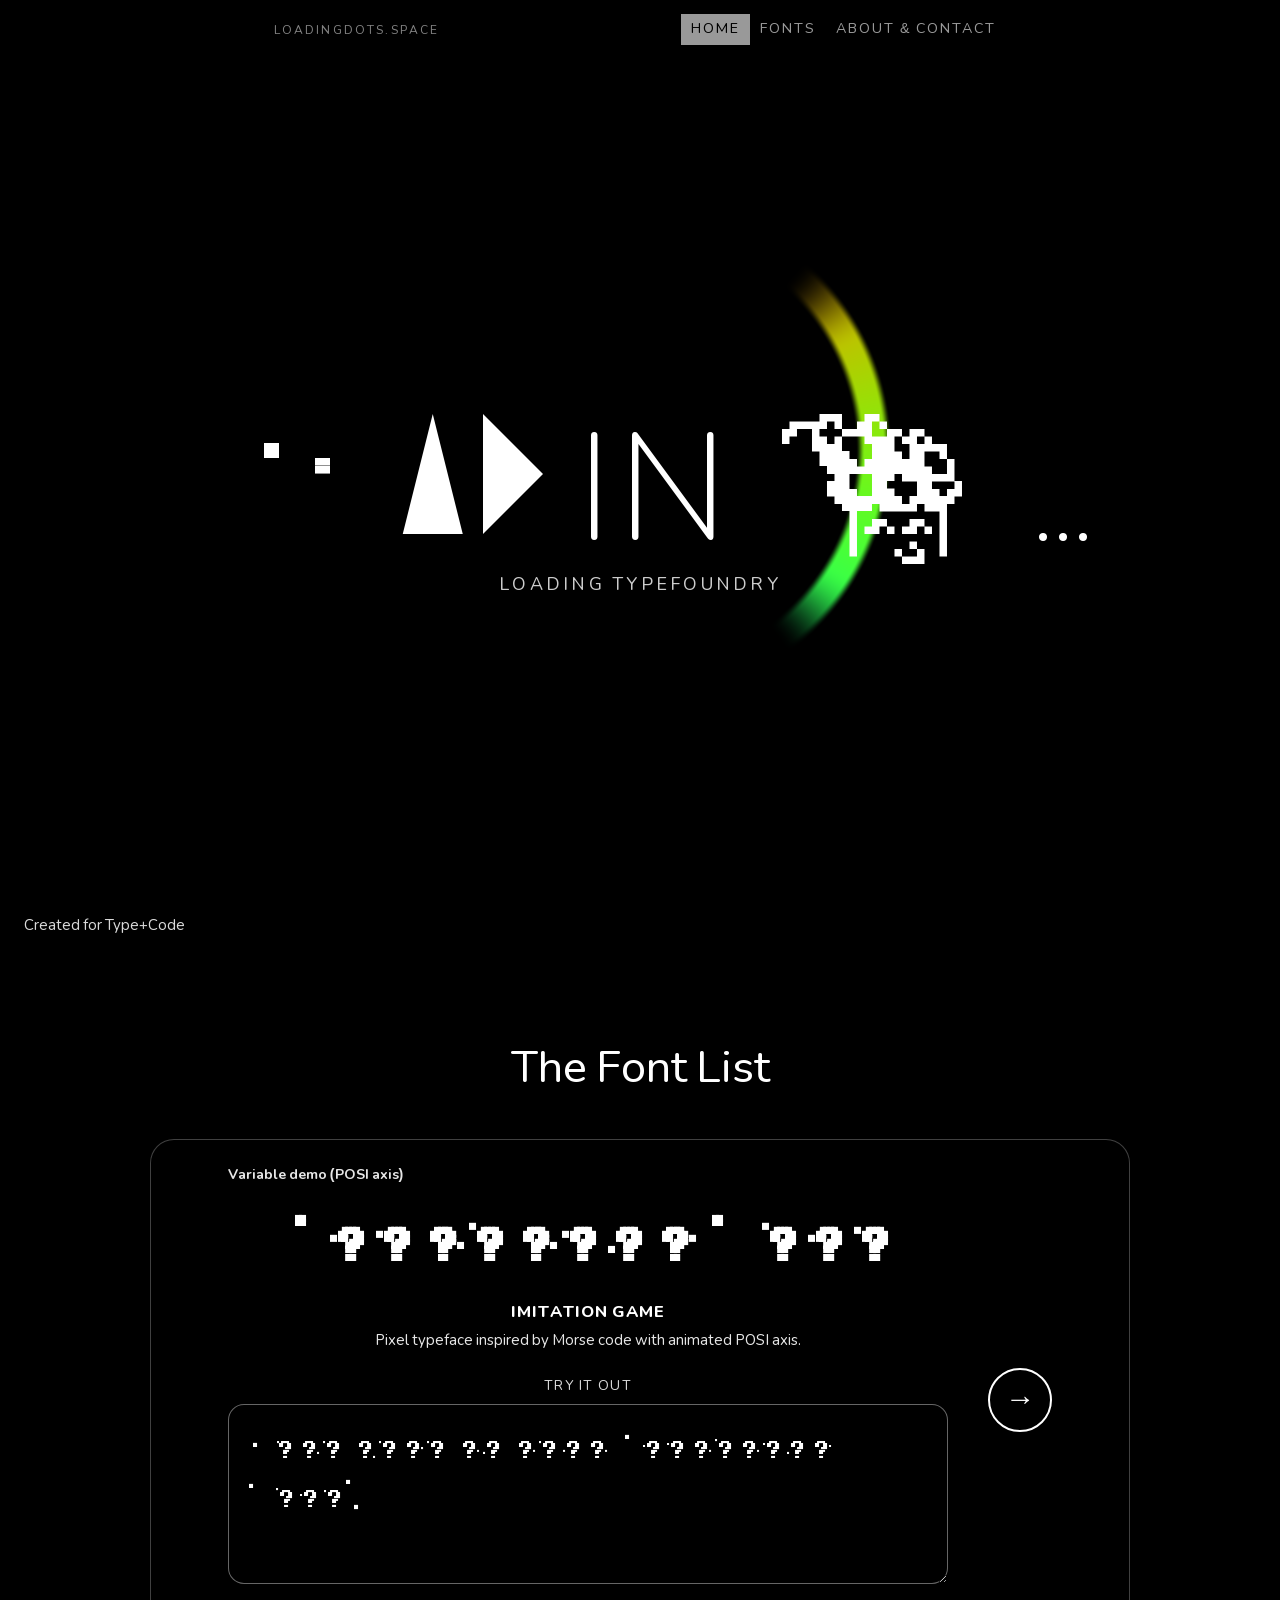
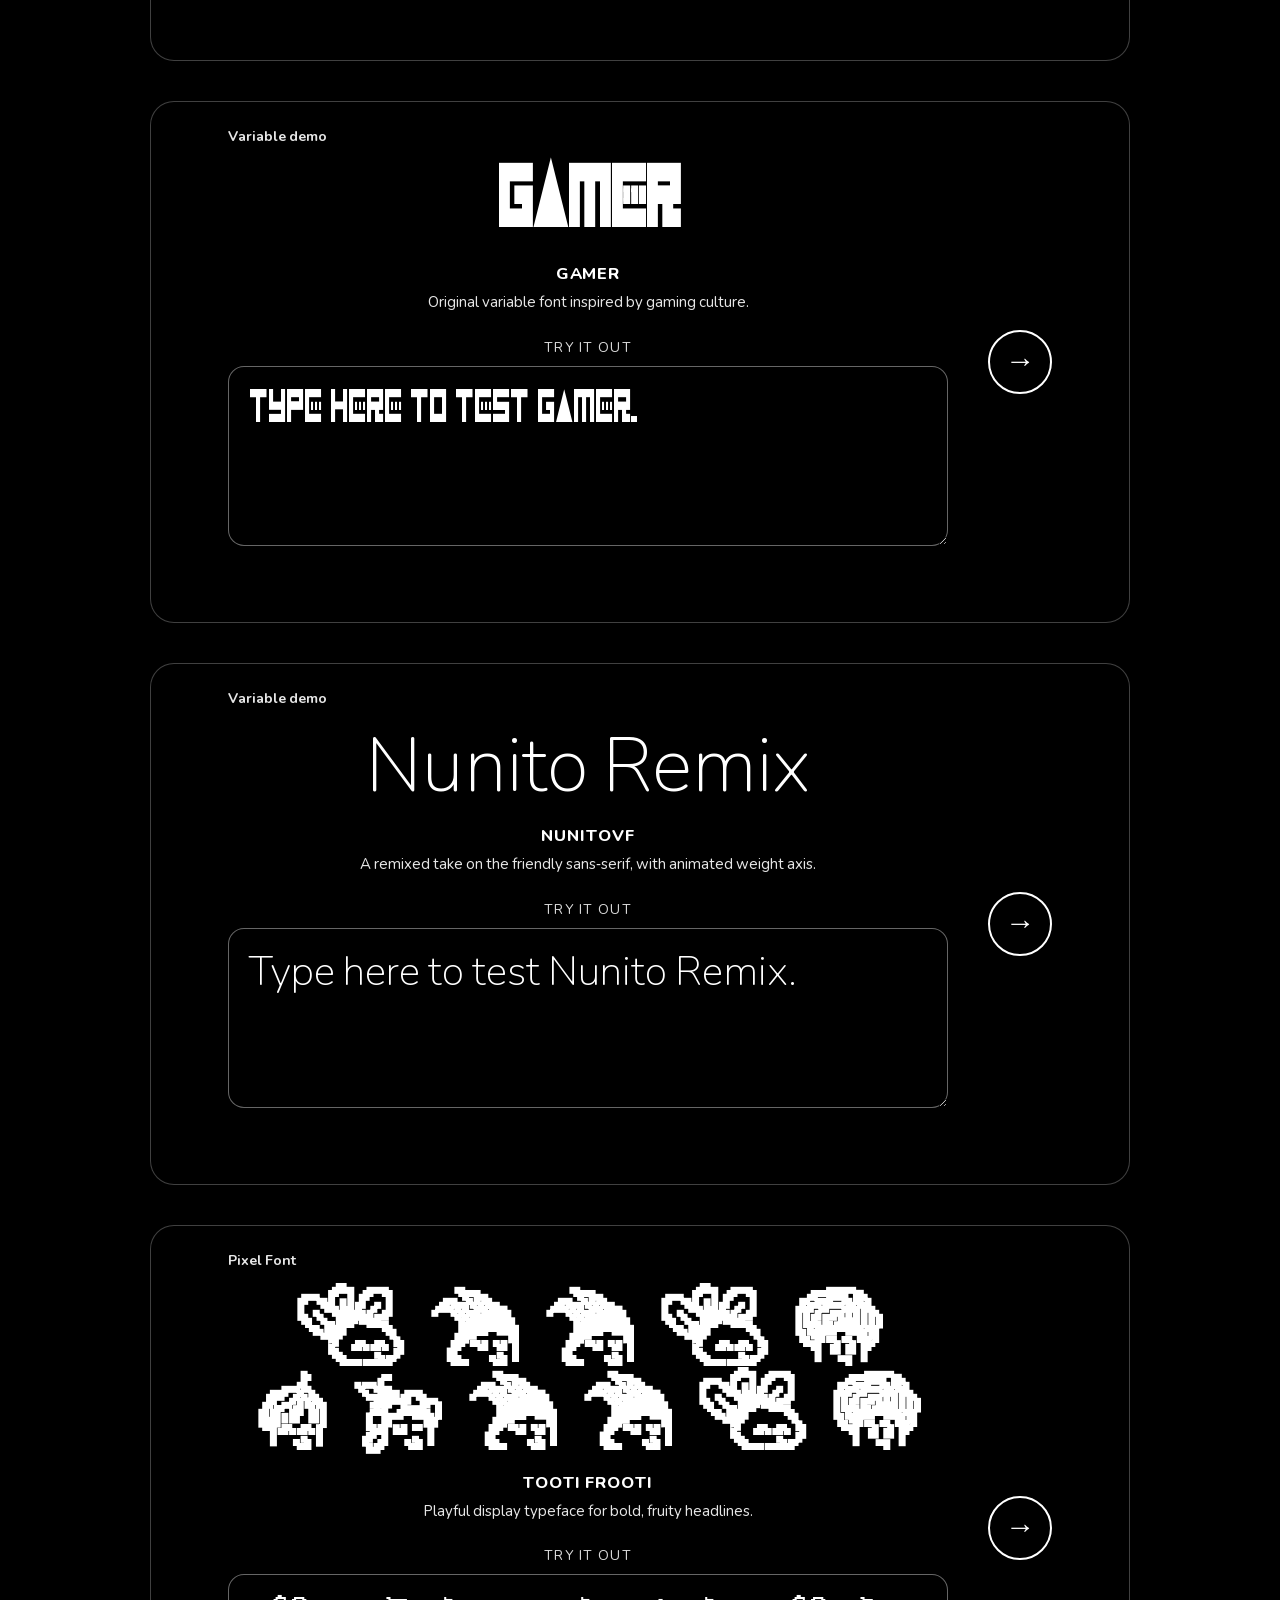
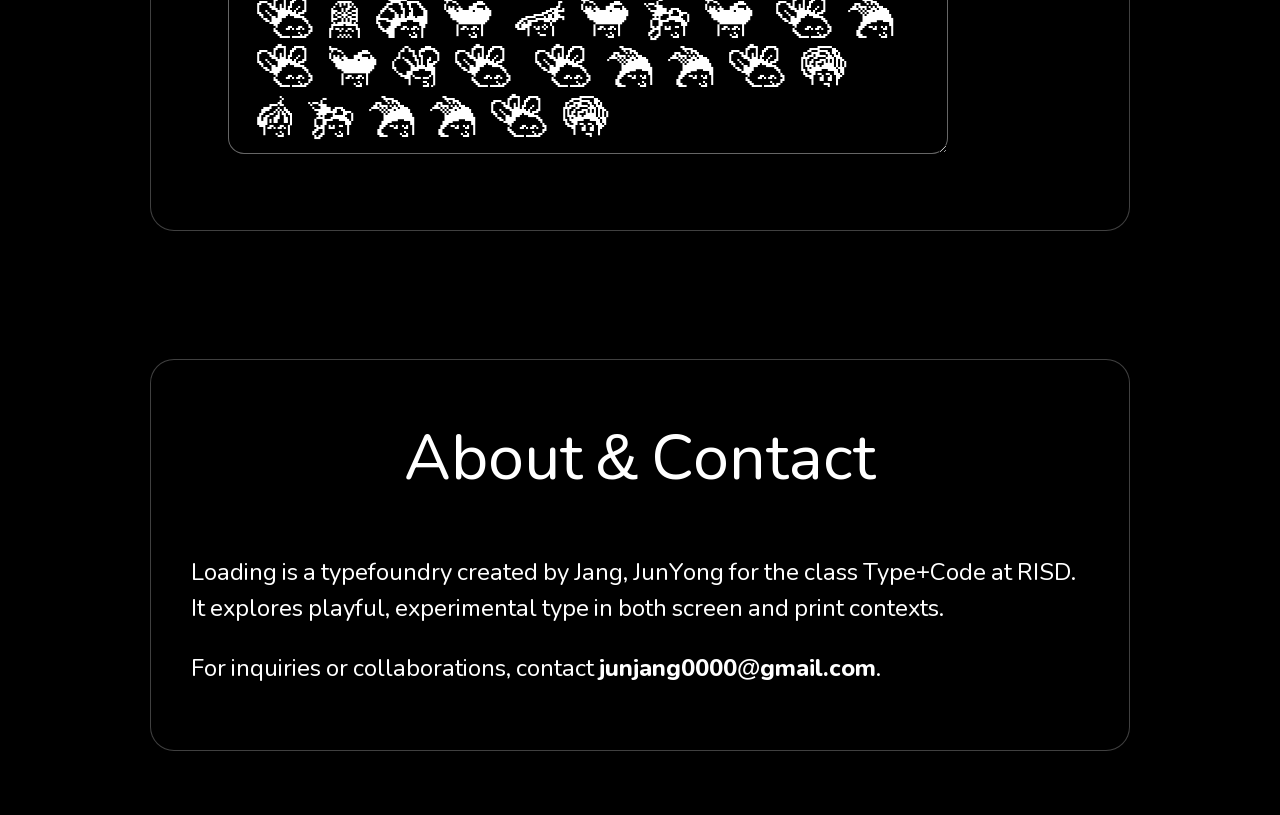
<file: index.html>
<!DOCTYPE html>
<html>

<head>
  <title>Loading...</title>
  <meta charset="UTF-8">
  <meta name="viewport" content="width=device-width, initial-scale=1">

  <link rel="stylesheet" href="css/style.css">

  <style>
    /* Load local Nunito variable font */
    @font-face {
      font-family: "NunitoVF";
      src: url("./Tabs/Nunito/NunitoVF.ttf") format("truetype");
      font-weight: 100 900;
      font-style: normal;
    }

    /* Sample font faces for each typeface */
    @font-face {
      font-family: "Gamer";
      src: url("./Tabs/Gamer/Gamer.ttf") format("truetype");
      font-weight: 0 100; /* variable axis is 'VEAL', we'll animate that */
      font-style: normal;
    }

    @font-face {
      font-family: "ImitationGame";
      src: url("./Tabs/ImitationGame/Imitation.ttf") format("truetype");
      font-weight: 400;
      font-style: normal;
    }

    @font-face {
      font-family: "TootiFrooti";
      src: url("./Tabs/TootiFrooti/TootiFrooti-Regular.otf") format("opentype");
      font-weight: 400;
      font-style: normal;
    }

    html,
    body {
      height: 100%;
      margin: 0;
      background-color: #000; /* fallback behind canvas */
    }

    body {
      padding-top: 60px; /* space for navbar */
      color: #ffffff;
    }

    /* Apply Nunito everywhere */
    body,
    h1,
    h2,
    h3,
    h4,
    h5,
    h6 {
      font-family: "NunitoVF", sans-serif;
    }

    .menu {
      display: none;
    }

    /* WebGL background canvas */
    #glcanvas {
      position: fixed;
      top: 0;
      left: 0;
      width: 100vw;
      height: 100vh;
      z-index: 0;          /* ABOVE body bg, BELOW all content */
      display: block;
      pointer-events: none;
      opacity: 1;
    }

    /* Navbar always on top */
    .top {
      position: fixed;
      top: 0;
      left: 0;
      width: 100%;
      z-index: 10;
    }

    /* Glassy nav bar */
    .bar {
      display: flex;
      justify-content: space-between;
      align-items: center;
      gap: 24px;
      padding: 14px 32px;
      background: rgba(0, 0, 0, 0.75);
      backdrop-filter: blur(14px);
      -webkit-backdrop-filter: blur(14px);
    }

    /* Brand link with your URL */
    .brand-link {
      text-decoration: none;
      color: #ffffff;
      font-size: 0.8rem;
      letter-spacing: 0.18em;
      text-transform: uppercase;
      opacity: 0.85;
      white-space: nowrap;
    }

    .brand-link:hover {
      opacity: 0.65;
    }

    .bar-item.button {
      text-decoration: none;
      color: #ffffff;
      font-size: 0.95rem;
      letter-spacing: 0.14em;
      text-transform: uppercase;
      padding: 4px 10px;
      border-bottom: 2px solid transparent;
      transition: opacity 0.2s ease, border-color 0.2s ease;
    }

    .bar-item.button:hover {
      opacity: 0.7;
    }

    .active-link {
      border-bottom-color: #ffffff;
    }

    #myNavbar {
      z-index: 10;
    }

    /* HEADER (centered LOADING with transparent background) */
    .hero-header {
      position: relative;
      min-height: 100vh;
      display: flex;
      flex-direction: column;
      justify-content: center;
      align-items: center;
      color: white;
      text-align: center;
      background: transparent; /* let WebGL show through */
      z-index: 1;
    }

    .hero-tagline {
      position: absolute;
      bottom: 24px;
      left: 24px;
      font-size: 1rem;
      opacity: 0.85;
    }

    /* FUN MULTI-FONT "LOADING..." */
    .hero-loading {
      display: inline-flex;
      align-items: flex-end;
      gap: 0.12em;
      font-size: clamp(72px, 12vw, 150px);
      line-height: 0.9;
    }

    .load-letter {
      display: inline-block;
      white-space: nowrap;
    }

    .load-imitation {
      font-family: "ImitationGame", monospace;
      letter-spacing: 0.04em;
    }

    .load-gamer {
      font-family: "Gamer", sans-serif;
      text-transform: uppercase;
      letter-spacing: 0.08em;
    }

    .load-nunito {
      font-family: "NunitoVF", sans-serif;
      letter-spacing: 0.04em;
    }

    .load-tooti {
      font-family: "TootiFrooti", cursive;
      letter-spacing: 0.1em;
      transform-origin: bottom center;
      animation: bounceG 1.6s ease-in-out infinite;
    }

    .load-dots {
      display: inline-flex;
      margin-left: 0.16em;
      gap: 0.06em;
      font-size: 0.45em;
      transform: translateY(-0.1em);
    }

    .load-dots span {
      display: inline-block;
      animation: dotPulse 1.2s infinite ease-in-out;
    }

    .load-dots span:nth-child(2) {
      animation-delay: 0.15s;
    }

    .load-dots span:nth-child(3) {
      animation-delay: 0.3s;
    }

    @keyframes dotPulse {
      0%, 60%, 100% {
        opacity: 0.2;
        transform: translateY(0);
      }
      30% {
        opacity: 1;
        transform: translateY(-0.18em);
      }
    }

    @keyframes bounceG {
      0%, 100% {
        transform: translateY(0);
      }
      40% {
        transform: translateY(-0.18em) rotate(-3deg);
      }
      70% {
        transform: translateY(0.08em) rotate(2deg);
      }
    }

    /* NEW: static subtitle under LOADING */
    .hero-subtitle {
      margin-top: 14px;
      font-family: "NunitoVF", sans-serif;
      font-weight: 400;
      letter-spacing: 0.18em;
      text-transform: uppercase;
      font-size: clamp(14px, 1.6vw, 18px);
      opacity: 0.8;
    }

    /* ---------- FONT LIST BLOCKS ---------- */

    .font-list-title {
      text-align: center;
      font-size: 3rem;
      margin-bottom: 2.5rem;
    }

    .font-list {
      display: flex;
      flex-direction: column;
      gap: 40px;
    }

    .font-card {
      position: relative;
      min-height: 320px;
      padding: 60px 6vw;
      display: flex;
      align-items: center;
      justify-content: center;

      /* glassmorphism */
      background: rgba(0, 0, 0, 0.35);
      border: 1px solid rgba(255, 255, 255, 0.25);
      border-radius: 24px;
      backdrop-filter: blur(18px);
      -webkit-backdrop-filter: blur(18px);

      color: #ffffff;
      z-index: 1;
    }

    .font-card--dark,
    .font-card--accent {
      background: rgba(0, 0, 0, 0.35);
      color: #ffffff;
    }

    .font-card-inner {
      width: 100%;
      max-width: 1200px;
      margin: 0 auto;
      display: flex;
      align-items: center;
      justify-content: space-between;
      gap: 40px;
    }

    .font-card-meta {
      position: absolute;
      top: 24px;
      left: 6vw;
      font-size: 0.95rem;
      font-weight: 600;
      opacity: 0.9;
    }

    .font-card-main {
      flex: 1;
      text-align: center;
    }

    .font-sample {
      font-size: clamp(42px, 6vw, 80px);
      font-weight: 700;
      margin-bottom: 16px;
      line-height: 1.1;
    }

    .font-info-name {
      font-size: 1.1rem;
      font-weight: 700;
      letter-spacing: 0.06em;
      text-transform: uppercase;
      margin-bottom: 4px;
    }

    .font-info-desc {
      font-size: 1rem;
      opacity: 0.9;
      margin-bottom: 24px;
    }

    /* BIGGER TEST AREA */
    .font-tester-wrapper {
      max-width: 900px;
      margin: 0 auto;
    }

    .font-tester-label {
      font-size: 0.9rem;
      text-transform: uppercase;
      letter-spacing: 0.12em;
      opacity: 0.85;
      margin-bottom: 8px;
    }

    .font-tester {
      width: 100%;
      min-height: 180px;
      padding: 18px 20px;
      border-radius: 16px;
      border: 1px solid rgba(255, 255, 255, 0.4);
      background: rgba(0, 0, 0, 0.25);
      color: #ffffff;
      font-size: clamp(2.2rem, 3.2vw, 3rem);
      line-height: 1.2;
      resize: vertical;
      outline: none;
    }

    .font-tester::placeholder {
      color: rgba(255, 255, 255, 0.55);
    }

    .font-card-arrow {
      text-decoration: none;
      display: flex;
      align-items: center;
      justify-content: center;
      flex-shrink: 0;
      width: 64px;
      height: 64px;
      border-radius: 50%;
      border: 2px solid currentColor;
      font-size: 2rem;
      line-height: 1;
      transition: transform 0.2s ease, background-color 0.2s ease, color 0.2s ease;
      color: #ffffff;
    }

    .font-card-arrow:hover {
      transform: translateX(4px);
      background-color: #ffffff;
      color: #000000;
    }

    /* Nunito variable animation demo (wght axis) */
    .variable-nunito {
      font-family: "NunitoVF", sans-serif;
      font-variation-settings: "wght" 200;
      font-weight: 200;
      animation: nunitoWeight 2.5s ease-in-out infinite alternate;
    }

    @keyframes nunitoWeight {
      0% {
        font-variation-settings: "wght" 200;
        font-weight: 200;
      }
      100% {
        font-variation-settings: "wght" 900;
        font-weight: 900;
      }
    }

    /* Gamer variable animation demo (VEAL axis) */
    .variable-gamer {
      font-family: "Gamer", sans-serif;
      text-transform: uppercase;
      font-variation-settings: "VEAL" 0;
      animation: gamerWeight 2.5s ease-in-out infinite alternate;
    }

    @keyframes gamerWeight {
      0% {
        font-variation-settings: "VEAL" 0;
      }
      100% {
        font-variation-settings: "VEAL" 100;
      }
    }

    /* Imitation Game variable animation demo (POSI axis) */
    .variable-imitation {
      font-family: "ImitationGame", monospace;
      font-variation-settings: "POSI" 0;
      animation: imitationPosi 2.5s ease-in-out infinite alternate;
    }

    @keyframes imitationPosi {
      0% {
        font-variation-settings: "POSI" 0;
      }
      100% {
        font-variation-settings: "POSI" 100;
      }
    }

    @media (max-width: 768px) {
      .font-card {
        padding: 40px 6vw 50px;
      }

      .font-card-inner {
        flex-direction: column;
        align-items: center;
      }

      .font-card-arrow {
        margin-top: 24px;
      }

      .font-card-meta {
        left: 6vw;
      }

      .hero-tagline {
        bottom: 12px;
        left: 16px;
        font-size: 0.85rem;
      }

      .bar {
        padding: 10px 18px;
      }
    }
  </style>
</head>

<body>

  <!-- WebGL background canvas -->
  <canvas id="glcanvas"></canvas>

  <!-- Vertex Shader -->
  <script type="x-shader/x-vertex" id="vertexShader">
    attribute vec2 position;
    void main() {
      gl_Position = vec4(position, 0.0, 1.0);
    }
  </script>

  <!-- Fragment Shader (Circular Loader) -->
  <script type="x-shader/x-fragment" id="fragmentShader">
#ifdef GL_ES
precision mediump float;
#endif

uniform float time;
uniform vec2 resolution;

const float PI  = 3.14159265;
const float TAU = 6.2831853;

vec3 angleColor(float a) {
  float r = 0.5 + 0.5 * sin(a + 0.0);
  float g = 0.5 + 0.5 * sin(a + 2.0944);
  float b = 0.5 + 0.5 * sin(a + 4.18879);
  return vec3(r, g, b);
}

void main() {
  vec2 center = resolution * 0.5;
  float minRes = min(resolution.x, resolution.y);
  vec2 uv = (gl_FragCoord.xy - center) / minRes;

  float radius = length(uv);
  float angle  = atan(uv.y, uv.x);

  if (angle < 0.0) {
    angle += TAU;
  }

  float progress = fract(time * 0.25) * TAU;

  float diff = angle - progress;
  diff = mod(diff + PI, TAU) - PI;

  float arcLength = 0.9;
  float edgeSoft  = 0.4;

  float arc = smoothstep(arcLength, arcLength - edgeSoft, abs(diff));

  float inner = 0.24;
  float outer = 0.28;

  float ring = smoothstep(outer, outer - 0.01, radius) *
               smoothstep(inner, inner + 0.01, radius);

  vec3 bg = vec3(0.0);
  vec3 ringColor = angleColor(angle);

  float mask = ring * arc;
  vec3 color = mix(bg, ringColor, mask);

  gl_FragColor = vec4(color, 1.0);
}
  </script>

  <!-- NAVBAR -->
  <div class="top hide-small">
    <div class="bar xlarge black opacity hover-opacity-off" id="myNavbar">
      <!-- URL brand on the left -->
      <a href="https://loadingdots.space" class="brand-link">loadingdots.space</a>

      <!-- Right side nav links -->
      <div>
        <a href="#home" class="bar-item button nav-link active-link">HOME</a>
        <a href="#fonts" class="bar-item button nav-link">FONTS</a>
        <a href="#about-contact" class="bar-item button nav-link">ABOUT &amp; CONTACT</a>
      </div>
    </div>
  </div>

  <!-- HEADER (LOADING centered over WebGL) -->
  <header class="hero-header" id="home">
    <div class="hero-tagline">Created for Type+Code</div>

    <div class="hero-loading">
      <span class="load-letter load-imitation variable-imitation">LO</span>
      <span class="load-letter load-gamer variable-gamer">AD</span>
      <span class="load-letter load-nunito variable-nunito">IN</span>
      <span class="load-letter load-tooti">G</span>
      <span class="load-dots">
        <span>.</span><span>.</span><span>.</span>
      </span>
    </div>

    <div class="hero-subtitle">
      Loading Typefoundry
    </div>
  </header>

  <!-- FONTS SECTION -->
  <div class="container padding-64 xxlarge" id="fonts" style="background-color:transparent; color:#ffffff;">
    <div class="content">
      <h1 class="font-list-title">The Font List</h1>

      <div class="font-list">

        <!-- Imitation Game (variable demo on POSI axis) -->
        <section class="font-card font-card--dark">
          <div class="font-card-meta">Variable demo (POSI axis)</div>
          <div class="font-card-inner">

            <div class="font-card-main">
              <!-- variable POSI axis animation -->
              <div class="font-sample variable-imitation">
                Imitation Game
              </div>
              <div class="font-info-name">Imitation Game</div>
              <div class="font-info-desc">Pixel typeface inspired by Morse code with animated POSI axis.</div>

              <div class="font-tester-wrapper">
                <div class="font-tester-label">Try it out</div>
                <!-- variable Imitation in tester as well -->
                <textarea
                  class="font-tester variable-imitation"
                  placeholder="Type here to test Imitation Game.">Type here to test Imitation Game.</textarea>
              </div>
            </div>

            <a href="Tabs/ImitationGame/index.html" class="font-card-arrow" aria-label="View Imitation Game">
              →
            </a>
          </div>
        </section>

        <!-- Gamer (variable demo) -->
        <section class="font-card font-card--accent">
          <div class="font-card-meta">Variable demo</div>
          <div class="font-card-inner">

            <div class="font-card-main">
              <!-- variable VEAL axis animation -->
              <div class="font-sample variable-gamer">
                GAMER
              </div>
              <div class="font-info-name">GAMER</div>
              <div class="font-info-desc">Original variable font inspired by gaming culture.</div>

              <div class="font-tester-wrapper">
                <div class="font-tester-label">Try it out</div>

                <!-- UPPERCASE + NUMBERS + SPACES + VARIABLE -->
                <textarea
                  class="font-tester gamer-tester variable-gamer"
                  placeholder="TYPE HERE TO TEST GAMER.">TYPE HERE TO TEST GAMER.</textarea>
              </div>
            </div>

            <a href="Tabs/Gamer/index.html" class="font-card-arrow" aria-label="View Gamer">
              →
            </a>
          </div>
        </section>

        <!-- NunitoVF (variable demo) -->
        <section class="font-card font-card--dark">
          <div class="font-card-meta">Variable demo</div>
          <div class="font-card-inner">

            <div class="font-card-main">
              <!-- weight axis animation -->
              <div class="font-sample variable-nunito">
                Nunito Remix
              </div>
              <div class="font-info-name">NunitoVF</div>
              <div class="font-info-desc">A remixed take on the friendly sans-serif, with animated weight axis.</div>

              <div class="font-tester-wrapper">
                <div class="font-tester-label">Try it out</div>
                <!-- Nunito tester also animates variable axis -->
                <textarea
                  class="font-tester variable-nunito"
                  placeholder="Type here to test Nunito Remix.">Type here to test Nunito Remix.</textarea>
              </div>
            </div>

            <a href="Tabs/Nunito/index.html" class="font-card-arrow" aria-label="View Nunito Remix">
              →
            </a>
          </div>
        </section>

        <!-- Tooti Frooti -->
        <section class="font-card font-card--accent">
          <div class="font-card-meta">Pixel Font</div>
          <div class="font-card-inner">

            <div class="font-card-main">
              <div class="font-sample" style="font-family: 'TootiFrooti', cursive; text-transform: uppercase;">
                TOOTI FROOTI
              </div>
              <div class="font-info-name">TOOTI FROOTI</div>
              <div class="font-info-desc">Playful display typeface for bold, fruity headlines.</div>

              <div class="font-tester-wrapper">
                <div class="font-tester-label">Try it out</div>

                <!-- UPPERCASE + NUMBERS + SPACES -->
                <textarea
                  class="font-tester tootifrooti-tester"
                  style="font-family: 'TootiFrooti', cursive; text-transform: uppercase;"
                  placeholder="TYPE HERE TO TEST TOOTI FROOTI.">TYPE HERE TO TEST TOOTI FROOTI.</textarea>
              </div>
            </div>

            <a href="Tabs/TootiFrooti/index.html" class="font-card-arrow" aria-label="View Tooti Frooti">
              →
            </a>
          </div>
        </section>

      </div>
    </div>
  </div>

  <!-- ABOUT + CONTACT (combined) -->
  <div class="container padding-64 xlarge" id="about-contact" style="background-color:transparent; color:white;">
    <div class="content" style="background:rgba(0,0,0,0.45); border-radius:24px; padding:40px; backdrop-filter:blur(16px); -webkit-backdrop-filter:blur(16px); border:1px solid rgba(255,255,255,0.25);">
      <h1 class="center jumbo" style="margin-bottom:48px">About &amp; Contact</h1>

      <p class="xlarge" style="margin-bottom:24px;">
        Loading is a typefoundry created by Jang, JunYong for the class Type+Code at RISD.
        It explores playful, experimental type in both screen and print contexts.
      </p>

      <p class="xlarge">
        For inquiries or collaborations, contact
        <strong>junjang0000@gmail.com</strong>.
      </p>
    </div>
  </div>

  <!-- WebGL JavaScript (same background as GAMER page, without the tester controls) -->
  <script>
    const canvas = document.getElementById('glcanvas');
    const gl = canvas.getContext('webgl');
    if (!gl) {
      alert('WebGL not supported');
    }

    function resize() {
      canvas.width = window.innerWidth;
      canvas.height = window.innerHeight;
      if (gl) {
        gl.viewport(0, 0, gl.drawingBufferWidth, gl.drawingBufferHeight);
      }
    }
    window.addEventListener('resize', resize);
    resize();

    function createShader(type, src) {
      const shader = gl.createShader(type);
      gl.shaderSource(shader, src);
      gl.compileShader(shader);
      if (!gl.getShaderParameter(shader, gl.COMPILE_STATUS)) {
        console.error(gl.getShaderInfoLog(shader));
      }
      return shader;
    }

    const vsSource = document.getElementById('vertexShader').textContent;
    const fsSource = document.getElementById('fragmentShader').textContent;

    const vs = createShader(gl.VERTEX_SHADER, vsSource);
    const fs = createShader(gl.FRAGMENT_SHADER, fsSource);
    const prog = gl.createProgram();
    gl.attachShader(prog, vs);
    gl.attachShader(prog, fs);
    gl.linkProgram(prog);
    gl.useProgram(prog);

    const vertices = new Float32Array([
      -1, -1,
       1, -1,
      -1,  1,
      -1,  1,
       1, -1,
       1,  1
    ]);

    const buf = gl.createBuffer();
    gl.bindBuffer(gl.ARRAY_BUFFER, buf);
    gl.bufferData(gl.ARRAY_BUFFER, vertices, gl.STATIC_DRAW);
    const posLoc = gl.getAttribLocation(prog, 'position');
    gl.enableVertexAttribArray(posLoc);
    gl.vertexAttribPointer(posLoc, 2, gl.FLOAT, false, 0, 0);

    const timeLoc = gl.getUniformLocation(prog, 'time');
    const resLoc = gl.getUniformLocation(prog, 'resolution');

    function render(t) {
      if (!gl) return;
      gl.uniform1f(timeLoc, t * 0.001);
      gl.uniform2f(resLoc, canvas.width, canvas.height);
      gl.drawArrays(gl.TRIANGLES, 0, 6);
      requestAnimationFrame(render);
    }
    requestAnimationFrame(render);
  </script>

  <!-- Page JS -->
  <script>
    // Active navbar link highlighting
    const navLinks = document.querySelectorAll('#myNavbar .nav-link');
    navLinks.forEach(link => {
      link.addEventListener('click', function () {
        navLinks.forEach(l => l.classList.remove('active-link'));
        this.classList.add('active-link');
      });
    });

    // FORCE UPPERCASE + ALLOW A–Z + NUMBERS + SPACE (Gamer & TootiFrooti)
    document.addEventListener("DOMContentLoaded", function () {
      const gamerBox = document.querySelector(".gamer-tester");
      if (gamerBox) {
        gamerBox.addEventListener("input", function () {
          let filtered = this.value.replace(/[^A-Z0-9 ]/gi, "");
          this.value = filtered.toUpperCase();
        });
      }

      const tfBox = document.querySelector(".tootifrooti-tester");
      if (tfBox) {
        tfBox.addEventListener("input", function () {
          let filtered = this.value.replace(/[^A-Z0-9 ]/gi, "");
          this.value = filtered.toUpperCase();
        });
      }
    });
  </script>

</body>
</html>
</file>
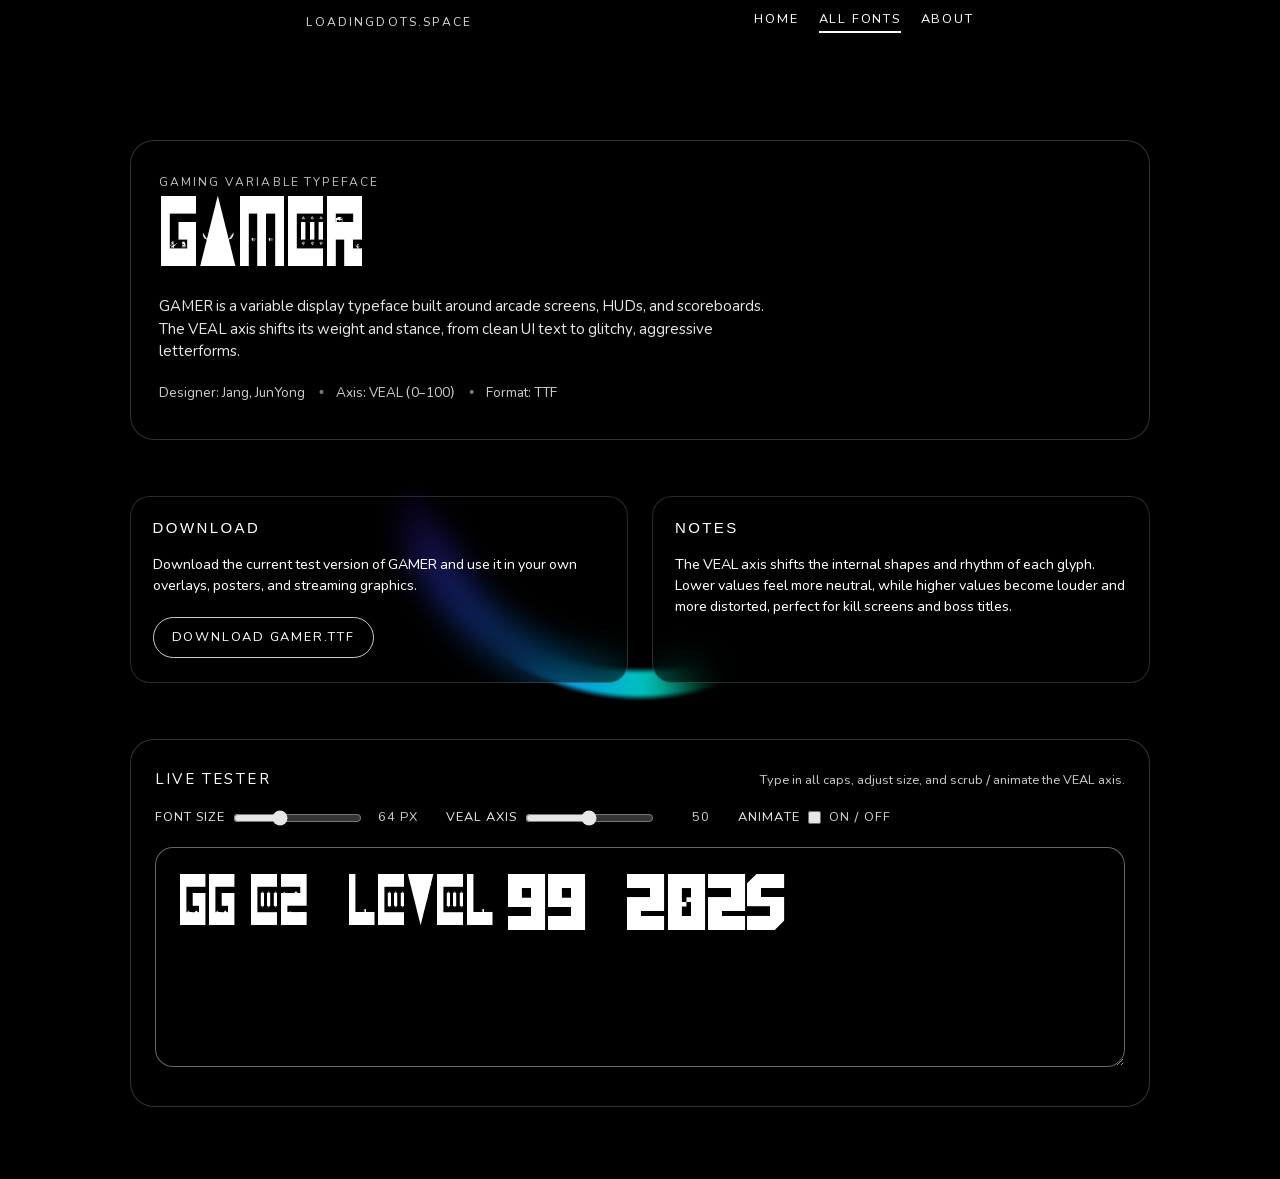
<file: Tabs/Gamer/index.html>
<!DOCTYPE html>
<html lang="en">
<head>
  <meta charset="UTF-8" />
  <title>GAMER – Loading Typefoundry</title>
  <meta name="viewport" content="width=device-width, initial-scale=1" />

  <!-- Canonical URL for this page -->

  <!-- Shared main CSS -->
  <link rel="stylesheet" href="../../css/style.css" />

  <style>
    /* Nunito for UI text */
    @font-face {
      font-family: "NunitoVF";
      src: url("../Nunito/NunitoVF.ttf") format("truetype");
      font-weight: 100 900;
      font-style: normal;
    }

    /* Gamer variable font (VEAL axis) */
    @font-face {
      font-family: "Gamer";
      src: url("./Gamer.ttf") format("truetype");
      font-weight: 400;
      font-style: normal;
    }

    html, body {
      margin: 0;
      height: 100%;
      background-color: #000;
    }

    body {
      padding-top: 60px;
      font-family: "NunitoVF", system-ui, -apple-system, BlinkMacSystemFont,
        "Segoe UI", sans-serif;
      color: #ffffff;
    }

    /* WebGL background */
    #glcanvas {
      position: fixed;
      top: 0;
      left: 0;
      width: 100vw;
      height: 100vh;
      z-index: 0;
      pointer-events: none;
    }

    /* NAVBAR */
    .top {
      position: fixed;
      top: 0;
      left: 0;
      width: 100%;
      z-index: 10;
    }

    .bar {
      display: flex;
      justify-content: space-between;
      align-items: center;
      padding: 10px 24px;
      background: rgba(0, 0, 0, 0.75);
      backdrop-filter: blur(14px);
      -webkit-backdrop-filter: blur(14px);
    }

    .brand-link {
      text-decoration: none;
      color: #ffffff;
      font-size: 0.8rem;
      letter-spacing: 0.18em;
      text-transform: uppercase;
      opacity: 0.85;
      white-space: nowrap;
    }

    .brand-link:hover {
      opacity: 0.65;
    }

    .bar-links {
      display: flex;
      gap: 20px;
      align-items: center;
    }

    .nav-link {
      text-decoration: none;
      color: #ffffff;
      font-size: 0.85rem;
      letter-spacing: 0.14em;
      text-transform: uppercase;
      padding-bottom: 2px;
      border-bottom: 2px solid transparent;
      transition: opacity 0.2s ease, border-color 0.2s ease;
    }

    .nav-link:hover {
      opacity: 0.7;
    }

    .nav-link.main-link {
      border-bottom-color: #ffffff;
    }

    /* PAGE LAYOUT */
    .page-wrap {
      position: relative;
      z-index: 1;
      padding: 80px 7vw 72px;
      max-width: 1200px;
      margin: 0 auto;
    }

    .hero-block {
      margin-bottom: 40px;
      padding: 32px 28px 36px;
      border-radius: 24px;
      background: rgba(0, 0, 0, 0.45);
      border: 1px solid rgba(255, 255, 255, 0.2);
      backdrop-filter: blur(18px);
      -webkit-backdrop-filter: blur(18px);
    }

    .hero-label {
      font-size: 0.8rem;
      letter-spacing: 0.18em;
      text-transform: uppercase;
      opacity: 0.75;
      margin-bottom: 10px;
    }

    /* Hero GAMER – its own class so it can animate constantly */
    .gamer-hero {
      font-family: "Gamer", sans-serif;
      text-transform: uppercase;
    }

    /* Live-tester / other elements using Gamer */
    .gamer-variable {
      font-family: "Gamer", sans-serif;
      text-transform: uppercase;
      /* VEAL axis set via JS */
    }

    .hero-name {
      font-size: clamp(44px, 7.2vw, 88px);
      line-height: 0.9;
      margin-bottom: 10px;
    }

    .hero-sub {
      font-size: 1rem;
      opacity: 0.9;
      max-width: 620px;
    }

    .hero-meta {
      margin-top: 20px;
      font-size: 0.9rem;
      opacity: 0.8;
    }

    .hero-meta span + span::before {
      content: "•";
      margin: 0 10px;
      opacity: 0.6;
    }

    /* DOWNLOAD / INFO */
    .panel-row {
      display: flex;
      flex-wrap: wrap;
      gap: 24px;
      margin-bottom: 40px;
    }

    .panel {
      flex: 1 1 260px;
      padding: 20px 22px 24px;
      border-radius: 20px;
      background: rgba(0, 0, 0, 0.45);
      border: 1px solid rgba(255, 255, 255, 0.16);
      backdrop-filter: blur(18px);
      -webkit-backdrop-filter: blur(18px);
      font-size: 0.95rem;
    }

    .panel h2 {
      font-size: 1rem;
      letter-spacing: 0.16em;
      text-transform: uppercase;
      margin: 0 0 12px;
    }

    .download-btn {
      display: inline-flex;
      align-items: center;
      justify-content: center;
      padding: 10px 18px;
      border-radius: 999px;
      border: 1px solid rgba(255, 255, 255, 0.8);
      color: #ffffff;
      text-decoration: none;
      font-size: 0.85rem;
      letter-spacing: 0.14em;
      text-transform: uppercase;
      margin-top: 6px;
      transition: background-color 0.2s ease, color 0.2s ease, transform 0.15s ease;
    }

    .download-btn:hover {
      background-color: #ffffff;
      color: #000000;
      transform: translateY(-1px);
    }

    /* TESTER SECTION */
    .tester-block {
      padding: 28px 24px 32px;
      border-radius: 24px;
      background: rgba(0, 0, 0, 0.45);
      border: 1px solid rgba(255, 255, 255, 0.2);
      backdrop-filter: blur(18px);
      -webkit-backdrop-filter: blur(18px);
    }

    .tester-head {
      display: flex;
      justify-content: space-between;
      align-items: baseline;
      gap: 12px;
      margin-bottom: 18px;
      flex-wrap: wrap;
    }

    .tester-title {
      font-size: 1rem;
      letter-spacing: 0.16em;
      text-transform: uppercase;
    }

    .tester-meta {
      font-size: 0.85rem;
      opacity: 0.8;
    }

    .control-row {
      display: flex;
      flex-wrap: wrap;
      gap: 16px 28px;
      align-items: center;
      margin-bottom: 20px;
      font-size: 0.85rem;
      letter-spacing: 0.08em;
      text-transform: uppercase;
      opacity: 0.9;
    }

    .control-group {
      display: flex;
      align-items: center;
      gap: 8px;
      min-width: 220px;
    }

    .control-group label {
      white-space: nowrap;
    }

    .control-group input[type="range"] {
      flex: 1;
      accent-color: #ffffff;
    }

    .control-value {
      min-width: 48px;
      text-align: right;
      opacity: 0.9;
    }

    .tester-area {
      width: 100%;
      min-height: 220px;
      border-radius: 18px;
      border: 1px solid rgba(255, 255, 255, 0.4);
      background: rgba(0, 0, 0, 0.3);
      color: #ffffff;
      padding: 20px 22px;
      font-size: 48px;
      line-height: 1.2;
      resize: vertical;
      outline: none;
      font-family: "Gamer", sans-serif;
      text-transform: uppercase;
    }

    .tester-area::placeholder {
      color: rgba(255, 255, 255, 0.5);
    }

    @media (max-width: 768px) {
      .page-wrap {
        padding: 80px 4vw 60px;
      }

      .tester-area {
        font-size: 36px;
      }
    }
  </style>
</head>
<body>

  <!-- WebGL background canvas -->
  <canvas id="glcanvas"></canvas>

  <!-- NAVBAR -->
  <div class="top">
    <div class="bar">
      <a href="https://loadingdots.space" class="brand-link">loadingdots.space</a>
      <div class="bar-links">
        <a href="https://loadingdots.space/#home" class="nav-link">Home</a>
        <a href="https://loadingdots.space/#fonts" class="nav-link main-link">All Fonts</a>
        <a href="https://loadingdots.space/#about-contact" class="nav-link">About</a>
      </div>
    </div>
  </div>

  <!-- PAGE CONTENT -->
  <main class="page-wrap">

    <!-- HERO / TITLE -->
    <section class="hero-block">
      <div class="hero-label">Gaming Variable Typeface</div>
      <!-- CONSTANTLY ANIMATED VEAL HERO -->
      <div class="hero-name gamer-hero">GAMER</div>
      <p class="hero-sub">
        GAMER is a variable display typeface built around arcade screens,
        HUDs, and scoreboards. The VEAL axis shifts its weight and stance,
        from clean UI text to glitchy, aggressive letterforms.
      </p>

      <div class="hero-meta">
        <span>Designer: Jang, JunYong</span>
        <span>Axis: VEAL (0–100)</span>
        <span>Format: TTF</span>
      </div>
    </section>

    <!-- DOWNLOAD / INFO PANELS -->
    <section class="panel-row">
      <article class="panel">
        <h2>Download</h2>
        <p>
          Download the current test version of GAMER and use it in your own
          overlays, posters, and streaming graphics.
        </p>
        <a href="./Gamer.ttf" download class="download-btn">
          Download&nbsp;Gamer.ttf
        </a>
      </article>

      <article class="panel">
        <h2>Notes</h2>
        <p>
          The VEAL axis shifts the internal shapes and rhythm of each glyph.
          Lower values feel more neutral, while higher values become louder
          and more distorted, perfect for kill screens and boss titles.
        </p>
      </article>
    </section>

    <!-- TESTER -->
    <section class="tester-block">
      <div class="tester-head">
        <div class="tester-title">Live Tester</div>
        <div class="tester-meta">
          Type in all caps, adjust size, and scrub / animate the VEAL axis.
        </div>
      </div>

      <div class="control-row">
        <div class="control-group">
          <label for="sizeSlider">Font size</label>
          <input id="sizeSlider" type="range" min="24" max="140" value="64" />
          <span id="sizeValue" class="control-value">64 px</span>
        </div>

        <div class="control-group">
          <label for="vealSlider">VEAL axis</label>
          <input id="vealSlider" type="range" min="0" max="100" value="50" />
          <span id="vealValue" class="control-value">50</span>
        </div>

        <div class="control-group">
          <label for="animateToggle">Animate</label>
          <input id="animateToggle" type="checkbox" />
          <span class="control-value">on / off</span>
        </div>
      </div>

      <textarea
        id="gamerTester"
        class="tester-area gamer-variable"
        placeholder="TYPE YOUR HUD, SCOREBOARD, OR BOSS TITLE HERE.">
GG EZ   LEVEL 99   2025
      </textarea>
    </section>
  </main>

  <!-- ===== WebGL Shaders & Script (same as main site) ===== -->
  <!-- Vertex Shader -->
  <script type="x-shader/x-vertex" id="vertexShader">
    attribute vec2 position;
    void main() {
      gl_Position = vec4(position, 0.0, 1.0);
    }
  </script>

  <!-- Fragment Shader -->
  <script type="x-shader/x-fragment" id="fragmentShader">
  #ifdef GL_ES
  precision mediump float;
  #endif

  uniform float time;
  uniform vec2 resolution;

  const float PI  = 3.14159265;
  const float TAU = 6.2831853;

  vec3 angleColor(float a) {
    float r = 0.5 + 0.5 * sin(a + 0.0);
    float g = 0.5 + 0.5 * sin(a + 2.0944);
    float b = 0.5 + 0.5 * sin(a + 4.18879);
    return vec3(r, g, b);
  }

  void main() {
    vec2 center = resolution * 0.5;
    float minRes = min(resolution.x, resolution.y);
    vec2 uv = (gl_FragCoord.xy - center) / minRes;

    float radius = length(uv);
    float angle  = atan(uv.y, uv.x);

    if (angle < 0.0) {
      angle += TAU;
    }

    float progress = fract(time * 0.25) * TAU;

    float diff = angle - progress;
    diff = mod(diff + PI, TAU) - PI;

    float arcLength = 0.9;
    float edgeSoft  = 0.4;

    float arc = smoothstep(arcLength, arcLength - edgeSoft, abs(diff));

    float inner = 0.24;
    float outer = 0.28;

    float ring = smoothstep(outer, outer - 0.01, radius) *
                 smoothstep(inner, inner + 0.01, radius);

    vec3 bg = vec3(0.0);
    vec3 ringColor = angleColor(angle);

    float mask = ring * arc;
    vec3 color = mix(bg, ringColor, mask);

    gl_FragColor = vec4(color, 1.0);
  }
  </script>

  <script>
    // WebGL setup
    const canvas = document.getElementById('glcanvas');
    const gl = canvas.getContext('webgl');
    if (!gl) alert('WebGL not supported');

    function resize() {
      canvas.width = window.innerWidth;
      canvas.height = window.innerHeight;
      gl.viewport(0, 0, gl.drawingBufferWidth, gl.drawingBufferHeight);
    }
    window.addEventListener('resize', resize);
    resize();

    function createShader(type, src) {
      const shader = gl.createShader(type);
      gl.shaderSource(shader, src);
      gl.compileShader(shader);
      if (!gl.getShaderParameter(shader, gl.COMPILE_STATUS)) {
        console.error(gl.getShaderInfoLog(shader));
      }
      return shader;
    }

    const vs = createShader(gl.VERTEX_SHADER, document.getElementById('vertexShader').text);
    const fs = createShader(gl.FRAGMENT_SHADER, document.getElementById('fragmentShader').text);
    const prog = gl.createProgram();
    gl.attachShader(prog, vs);
    gl.attachShader(prog, fs);
    gl.linkProgram(prog);
    gl.useProgram(prog);

    const vertices = new Float32Array([
      -1, -1,
       1, -1,
      -1,  1,
      -1,  1,
       1, -1,
       1,  1
    ]);

    const buf = gl.createBuffer();
    gl.bindBuffer(gl.ARRAY_BUFFER, buf);
    gl.bufferData(gl.ARRAY_BUFFER, vertices, gl.STATIC_DRAW);
    const posLoc = gl.getAttribLocation(prog, 'position');
    gl.enableVertexAttribArray(posLoc);
    gl.vertexAttribPointer(posLoc, 2, gl.FLOAT, false, 0, 0);

    const timeLoc = gl.getUniformLocation(prog, 'time');
    const resLoc  = gl.getUniformLocation(prog, 'resolution');

    function render(t) {
      gl.uniform1f(timeLoc, t * 0.001);
      gl.uniform2f(resLoc, canvas.width, canvas.height);
      gl.drawArrays(gl.TRIANGLES, 0, 6);
      requestAnimationFrame(render);
    }
    requestAnimationFrame(render);

    // ===== CONSTANT HERO ANIMATION (VEAL) =====
    const heroTitle = document.querySelector('.gamer-hero');
    function animateHeroVeal(ts) {
      if (!heroTitle) return;
      const t = ts / 1000; // seconds
      // Nice slow oscillation between 0 and 100
      const v = Math.round((Math.sin(t * 0.7) + 1) * 50);
      heroTitle.style.fontVariationSettings = `"VEAL" ${v}`;
      requestAnimationFrame(animateHeroVeal);
    }
    requestAnimationFrame(animateHeroVeal);

    // ===== GAMER VARIABLE CONTROLS (VEAL) FOR TESTER =====
    const sizeSlider    = document.getElementById('sizeSlider');
    const sizeValue     = document.getElementById('sizeValue');
    const vealSlider    = document.getElementById('vealSlider');
    const vealValue     = document.getElementById('vealValue');
    const animateToggle = document.getElementById('animateToggle');
    const tester        = document.getElementById('gamerTester');
    const gamerEls      = document.querySelectorAll('.gamer-variable');

    function applyVeal(v) {
      gamerEls.forEach(el => {
        el.style.fontVariationSettings = `"VEAL" ${v}`;
      });
      tester.style.fontVariationSettings = `"VEAL" ${v}`;
    }

    function updateSize() {
      const size = sizeSlider.value;
      tester.style.fontSize = size + 'px';
      sizeValue.textContent = size + ' px';
    }

    function updateVealFromSlider() {
      const v = vealSlider.value;
      vealValue.textContent = v;
      applyVeal(v);
    }

    sizeSlider.addEventListener('input', updateSize);
    vealSlider.addEventListener('input', () => {
      animateToggle.checked = false;
      animating = false;
      updateVealFromSlider();
    });

    // Restrict input: A–Z, 0–9, spaces. Force uppercase.
    tester.addEventListener('input', function () {
      let filtered = this.value.replace(/[^A-Z0-9 ]/gi, "");
      this.value = filtered.toUpperCase();
    });

    // Auto-animation for VEAL axis in tester
    let animating = false;
    let animStart = null;

    function animateVeal(ts) {
      if (!animating) return;
      if (!animStart) animStart = ts;
      const t = (ts - animStart) / 1000; // seconds
      const v = Math.round((Math.sin(t) + 1) * 50); // 0–100
      vealSlider.value = v;
      vealValue.textContent = v;
      applyVeal(v);
      requestAnimationFrame(animateVeal);
    }

    animateToggle.addEventListener('change', () => {
      animating = animateToggle.checked;
      animStart = null;
      if (animating) {
        requestAnimationFrame(animateVeal);
      }
    });

    // Initialize defaults
    updateSize();
    updateVealFromSlider();
  </script>
</body>
</html>
</file>
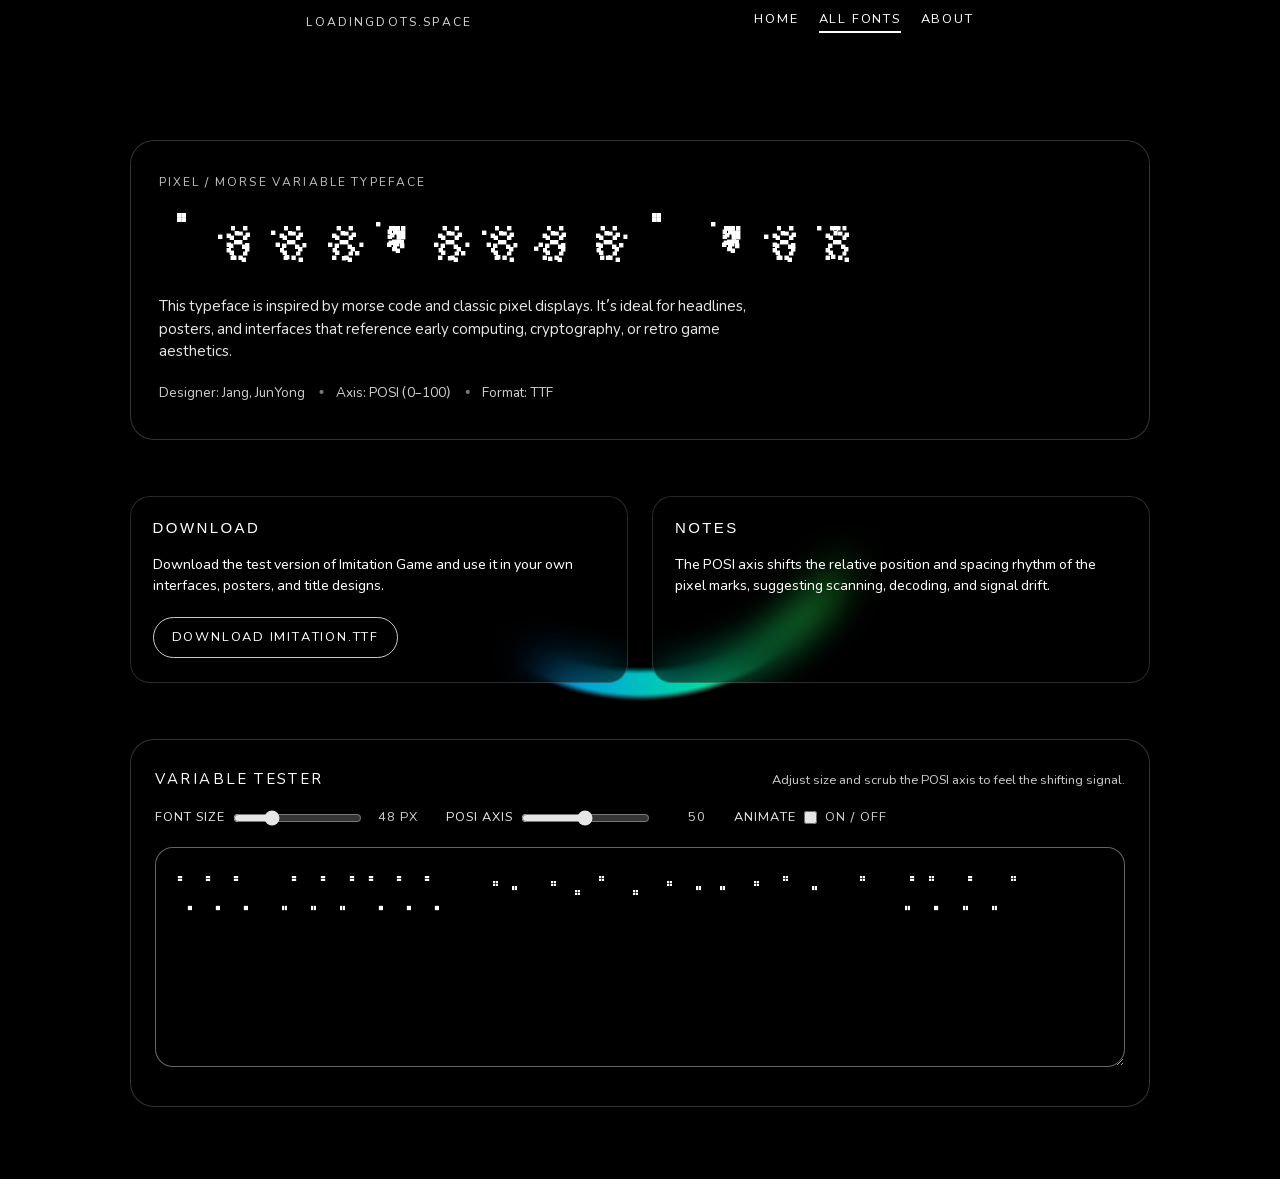
<file: Tabs/Imitation Game/index.html>
<!DOCTYPE html>
<html lang="en">
<head>
  <meta charset="UTF-8" />
  <title>Imitation Game – Loading Typefoundry</title>
  <meta name="viewport" content="width=device-width, initial-scale=1" />

  <!-- Canonical URL (optional but nice for SEO) -->
  <link rel="canonical" href="https://loadingdots.space/Tabs/ImitationGame/" />

  <link rel="stylesheet" href="../../css/style.css" />

  <style>
    @font-face {
      font-family: "NunitoVF";
      src: url("../Nunito/NunitoVF.ttf") format("truetype");
      font-weight: 100 900;
      font-style: normal;
    }

    @font-face {
      font-family: "ImitationGame";
      src: url("./Imitation.ttf") format("truetype");
      font-weight: 400;
      font-style: normal;
    }

    html, body {
      margin: 0;
      height: 100%;
      background-color: #000;
    }

    body {
      padding-top: 60px;
      font-family: "NunitoVF", system-ui, -apple-system, BlinkMacSystemFont,
        "Segoe UI", sans-serif;
      color: #ffffff;
    }

    #glcanvas {
      position: fixed;
      top: 0;
      left: 0;
      width: 100vw;
      height: 100vh;
      z-index: 0;
      pointer-events: none;
    }

    .top {
      position: fixed;
      top: 0;
      left: 0;
      width: 100%;
      z-index: 10;
    }

    .bar {
      display: flex;
      justify-content: space-between;
      align-items: center;
      padding: 10px 24px;
      background: rgba(0, 0, 0, 0.75);
      backdrop-filter: blur(14px);
      -webkit-backdrop-filter: blur(14px);
    }

    .brand-link {
      text-decoration: none;
      color: #ffffff;
      font-size: 0.8rem;
      letter-spacing: 0.18em;
      text-transform: uppercase;
      opacity: 0.85;
      white-space: nowrap;
    }

    .brand-link:hover {
      opacity: 0.65;
    }

    .bar-links {
      display: flex;
      gap: 20px;
      align-items: center;
    }

    .nav-link {
      text-decoration: none;
      color: #ffffff;
      font-size: 0.85rem;
      letter-spacing: 0.14em;
      text-transform: uppercase;
      padding-bottom: 2px;
      border-bottom: 2px solid transparent;
      transition: opacity 0.2s ease, border-color 0.2s ease;
    }

    .nav-link:hover {
      opacity: 0.7;
    }

    .nav-link.main-link {
      border-bottom-color: #ffffff;
    }

    .page-wrap {
      position: relative;
      z-index: 1;
      padding: 80px 7vw 72px;
      max-width: 1200px;
      margin: 0 auto;
    }

    .hero-block {
      margin-bottom: 40px;
      padding: 32px 28px 36px;
      border-radius: 24px;
      background: rgba(0, 0, 0, 0.45);
      border: 1px solid rgba(255, 255, 255, 0.2);
      backdrop-filter: blur(18px);
      -webkit-backdrop-filter: blur(18px);
    }

    .hero-label {
      font-size: 0.8rem;
      letter-spacing: 0.18em;
      text-transform: uppercase;
      opacity: 0.75;
      margin-bottom: 10px;
    }

    /* Hero word – its own class so it can animate constantly */
    .imitation-hero {
      font-family: "ImitationGame", monospace;
    }

    /* POSI axis demo for other elements (tester) */
    .imitation-variable {
      font-family: "ImitationGame", monospace;
      /* POSI axis controlled via JS/font-variation-settings */
    }

    .hero-name {
      font-size: clamp(44px, 7.2vw, 88px);
      line-height: 0.9;
      margin-bottom: 10px;
    }

    .hero-sub {
      font-size: 1rem;
      opacity: 0.9;
      max-width: 620px;
    }

    .hero-meta {
      margin-top: 20px;
      font-size: 0.9rem;
      opacity: 0.8;
    }

    .hero-meta span + span::before {
      content: "•";
      margin: 0 10px;
      opacity: 0.6;
    }

    .panel-row {
      display: flex;
      flex-wrap: wrap;
      gap: 24px;
      margin-bottom: 40px;
    }

    .panel {
      flex: 1 1 260px;
      padding: 20px 22px 24px;
      border-radius: 20px;
      background: rgba(0, 0, 0, 0.45);
      border: 1px solid rgba(255, 255, 255, 0.16);
      backdrop-filter: blur(18px);
      -webkit-backdrop-filter: blur(18px);
      font-size: 0.95rem;
    }

    .panel h2 {
      font-size: 1rem;
      letter-spacing: 0.16em;
      text-transform: uppercase;
      margin: 0 0 12px;
    }

    .download-btn {
      display: inline-flex;
      align-items: center;
      justify-content: center;
      padding: 10px 18px;
      border-radius: 999px;
      border: 1px solid rgba(255, 255, 255, 0.8);
      color: #ffffff;
      text-decoration: none;
      font-size: 0.85rem;
      letter-spacing: 0.14em;
      text-transform: uppercase;
      margin-top: 6px;
      transition: background-color 0.2s ease, color 0.2s ease, transform 0.15s ease;
    }

    .download-btn:hover {
      background-color: #ffffff;
      color: #000000;
      transform: translateY(-1px);
    }

    .tester-block {
      padding: 28px 24px 32px;
      border-radius: 24px;
      background: rgba(0, 0, 0, 0.45);
      border: 1px solid rgba(255, 255, 255, 0.2);
      backdrop-filter: blur(18px);
      -webkit-backdrop-filter: blur(18px);
    }

    .tester-head {
      display: flex;
      justify-content: space-between;
      align-items: baseline;
      gap: 12px;
      margin-bottom: 18px;
      flex-wrap: wrap;
    }

    .tester-title {
      font-size: 1rem;
      letter-spacing: 0.16em;
      text-transform: uppercase;
    }

    .tester-meta {
      font-size: 0.85rem;
      opacity: 0.8;
    }

    .control-row {
      display: flex;
      flex-wrap: wrap;
      gap: 16px 28px;
      align-items: center;
      margin-bottom: 20px;
      font-size: 0.85rem;
      letter-spacing: 0.08em;
      text-transform: uppercase;
      opacity: 0.9;
    }

    .control-group {
      display: flex;
      align-items: center;
      gap: 8px;
      min-width: 220px;
    }

    .control-group label {
      white-space: nowrap;
    }

    .control-group input[type="range"] {
      flex: 1;
      accent-color: #ffffff;
    }

    .control-value {
      min-width: 48px;
      text-align: right;
      opacity: 0.9;
    }

    .tester-area {
      width: 100%;
      min-height: 220px;
      border-radius: 18px;
      border: 1px solid rgba(255, 255, 255, 0.4);
      background: rgba(0, 0, 0, 0.3);
      color: #ffffff;
      padding: 20px 22px;
      font-size: 40px;
      line-height: 1.2;
      resize: vertical;
      outline: none;
      font-family: "ImitationGame", monospace;
    }

    .tester-area::placeholder {
      color: rgba(255, 255, 255, 0.5);
    }

    @media (max-width: 768px) {
      .page-wrap {
        padding: 80px 4vw 60px;
      }
      .tester-area {
        font-size: 32px;
      }
    }
  </style>
</head>
<body>

  <canvas id="glcanvas"></canvas>

  <!-- NAVBAR -->
  <div class="top">
    <div class="bar">
      <a href="https://loadingdots.space" class="brand-link">loadingdots.space</a>
      <div class="bar-links">
        <a href="https://loadingdots.space/#home" class="nav-link">Home</a>
        <!-- #fonts -->
        <a href="https://loadingdots.space/#fonts" class="nav-link main-link">All Fonts</a>
        <a href="https://loadingdots.space/#about-contact" class="nav-link">About</a>
      </div>
    </div>
  </div>

  <main class="page-wrap">
    <section class="hero-block">
      <div class="hero-label">Pixel / Morse Variable Typeface</div>
      <!-- CONSTANTLY ANIMATED POSI HERO -->
      <div class="hero-name imitation-hero">Imitation Game</div>
      <p class="hero-sub">
        This typeface is inspired by morse code and classic pixel displays.
        It’s ideal for headlines, posters, and interfaces that reference early computing,
        cryptography, or retro game aesthetics.
      </p>
      <div class="hero-meta">
        <span>Designer: Jang, JunYong</span>
        <span>Axis: POSI (0–100)</span>
        <span>Format: TTF</span>
      </div>
    </section>

    <section class="panel-row">
      <article class="panel">
        <h2>Download</h2>
        <p>
          Download the test version of Imitation Game and use it in your own
          interfaces, posters, and title designs.
        </p>
        <a href="./Imitation.ttf" download class="download-btn">
          Download&nbsp;Imitation.ttf
        </a>
      </article>

      <article class="panel">
        <h2>Notes</h2>
        <p>
          The POSI axis shifts the relative position and spacing rhythm of the
          pixel marks, suggesting scanning, decoding, and signal drift.
        </p>
      </article>
    </section>

    <section class="tester-block">
      <div class="tester-head">
        <div class="tester-title">Variable Tester</div>
        <div class="tester-meta">
          Adjust size and scrub the POSI axis to feel the shifting signal.
        </div>
      </div>

      <div class="control-row">
        <div class="control-group">
          <label for="sizeSlider">Font size</label>
          <input id="sizeSlider" type="range" min="20" max="120" value="48" />
          <span id="sizeValue" class="control-value">48 px</span>
        </div>

        <div class="control-group">
          <label for="posiSlider">POSI axis</label>
          <input id="posiSlider" type="range" min="0" max="100" value="50" />
          <span id="posiValue" class="control-value">50</span>
        </div>

        <div class="control-group">
          <label for="animateToggle">Animate</label>
          <input id="animateToggle" type="checkbox" />
          <span class="control-value">on / off</span>
        </div>
      </div>

      <textarea
        id="imitationTester"
        class="tester-area imitation-variable"
        placeholder="TYPE YOUR SIGNAL, CODE, OR MESSAGE HERE.">
... --- ...   IMITATION GAME   2025
      </textarea>
    </section>
  </main>

  <!-- WebGL shaders (same as main) -->
  <script type="x-shader/x-vertex" id="vertexShader">
    attribute vec2 position;
    void main() {
      gl_Position = vec4(position, 0.0, 1.0);
    }
  </script>

  <script type="x-shader/x-fragment" id="fragmentShader">
  #ifdef GL_ES
  precision mediump float;
  #endif

  uniform float time;
  uniform vec2 resolution;

  const float PI  = 3.14159265;
  const float TAU = 6.2831853;

  vec3 angleColor(float a) {
    float r = 0.5 + 0.5 * sin(a + 0.0);
    float g = 0.5 + 0.5 * sin(a + 2.0944);
    float b = 0.5 + 0.5 * sin(a + 4.18879);
    return vec3(r, g, b);
  }

  void main() {
    vec2 center = resolution * 0.5;
    float minRes = min(resolution.x, resolution.y);
    vec2 uv = (gl_FragCoord.xy - center) / minRes;

    float radius = length(uv);
    float angle  = atan(uv.y, uv.x);

    if (angle < 0.0) {
      angle += TAU;
    }

    float progress = fract(time * 0.25) * TAU;

    float diff = angle - progress;
    diff = mod(diff + PI, TAU) - PI;

    float arcLength = 0.9;
    float edgeSoft  = 0.4;

    float arc = smoothstep(arcLength, arcLength - edgeSoft, abs(diff));

    float inner = 0.24;
    float outer = 0.28;

    float ring = smoothstep(outer, outer - 0.01, radius) *
                 smoothstep(inner, inner + 0.01, radius);

    vec3 bg = vec3(0.0);
    vec3 ringColor = angleColor(angle);

    float mask = ring * arc;
    vec3 color = mix(bg, ringColor, mask);

    gl_FragColor = vec4(color, 1.0);
  }
  </script>

  <script>
    const canvas = document.getElementById('glcanvas');
    const gl = canvas.getContext('webgl');
    if (!gl) alert('WebGL not supported');

    function resize() {
      canvas.width = window.innerWidth;
      canvas.height = window.innerHeight;
      gl.viewport(0, 0, gl.drawingBufferWidth, gl.drawingBufferHeight);
    }
    window.addEventListener('resize', resize);
    resize();

    function createShader(type, src) {
      const shader = gl.createShader(type);
      gl.shaderSource(shader, src);
      gl.compileShader(shader);
      if (!gl.getShaderParameter(shader, gl.COMPILE_STATUS)) {
        console.error(gl.getShaderInfoLog(shader));
      }
      return shader;
    }

    const vs = createShader(gl.VERTEX_SHADER, document.getElementById('vertexShader').text);
    const fs = createShader(gl.FRAGMENT_SHADER, document.getElementById('fragmentShader').text);
    const prog = gl.createProgram();
    gl.attachShader(prog, vs);
    gl.attachShader(prog, fs);
    gl.linkProgram(prog);
    gl.useProgram(prog);

    const vertices = new Float32Array([
      -1, -1,
       1, -1,
      -1,  1,
      -1,  1,
       1, -1,
       1,  1
    ]);

    const buf = gl.createBuffer();
    gl.bindBuffer(gl.ARRAY_BUFFER, buf);
    gl.bufferData(gl.ARRAY_BUFFER, vertices, gl.STATIC_DRAW);
    const posLoc = gl.getAttribLocation(prog, 'position');
    gl.enableVertexAttribArray(posLoc);
    gl.vertexAttribPointer(posLoc, 2, gl.FLOAT, false, 0, 0);

    const timeLoc = gl.getUniformLocation(prog, 'time');
    const resLoc  = gl.getUniformLocation(prog, 'resolution');

    function render(t) {
      gl.uniform1f(timeLoc, t * 0.001);
      gl.uniform2f(resLoc, canvas.width, canvas.height);
      gl.drawArrays(gl.TRIANGLES, 0, 6);
      requestAnimationFrame(render);
    }
    requestAnimationFrame(render);

    // ===== CONSTANT HERO ANIMATION (POSI) =====
    const heroTitle = document.querySelector('.imitation-hero');
    function animateHeroPosi(ts) {
      if (!heroTitle) return;
      const t = ts / 1000;
      const v = Math.round((Math.sin(t * 0.7) + 1) * 50); // 0–100
      heroTitle.style.fontVariationSettings = `"POSI" ${v}`;
      requestAnimationFrame(animateHeroPosi);
    }
    requestAnimationFrame(animateHeroPosi);

    // POSI axis controls for tester
    const sizeSlider    = document.getElementById('sizeSlider');
    const sizeValue     = document.getElementById('sizeValue');
    const posiSlider    = document.getElementById('posiSlider');
    const posiValue     = document.getElementById('posiValue');
    const animateToggle = document.getElementById('animateToggle');
    const tester        = document.getElementById('imitationTester');
    const imitationEls  = document.querySelectorAll('.imitation-variable');

    function applyPosi(v) {
      imitationEls.forEach(el => {
        el.style.fontVariationSettings = `"POSI" ${v}`;
      });
      tester.style.fontVariationSettings = `"POSI" ${v}`;
    }

    function updateSize() {
      const size = sizeSlider.value;
      tester.style.fontSize = size + 'px';
      sizeValue.textContent = size + ' px';
    }

    function updatePosiFromSlider() {
      const v = posiSlider.value;
      posiValue.textContent = v;
      applyPosi(v);
    }

    sizeSlider.addEventListener('input', updateSize);
    posiSlider.addEventListener('input', () => {
      animateToggle.checked = false;
      animating = false;
      updatePosiFromSlider();
    });

    let animating = false;
    let animStart = null;

    function animatePosi(ts) {
      if (!animating) return;
      if (!animStart) animStart = ts;
      const t = (ts - animStart) / 1000;
      const v = Math.round((Math.sin(t) + 1) * 50);
      posiSlider.value = v;
      posiValue.textContent = v;
      applyPosi(v);
      requestAnimationFrame(animatePosi);
    }

    animateToggle.addEventListener('change', () => {
      animating = animateToggle.checked;
      animStart = null;
      if (animating) requestAnimationFrame(animatePosi);
    });

    // init
    updateSize();
    updatePosiFromSlider();
  </script>
</body>
</html>
</file>
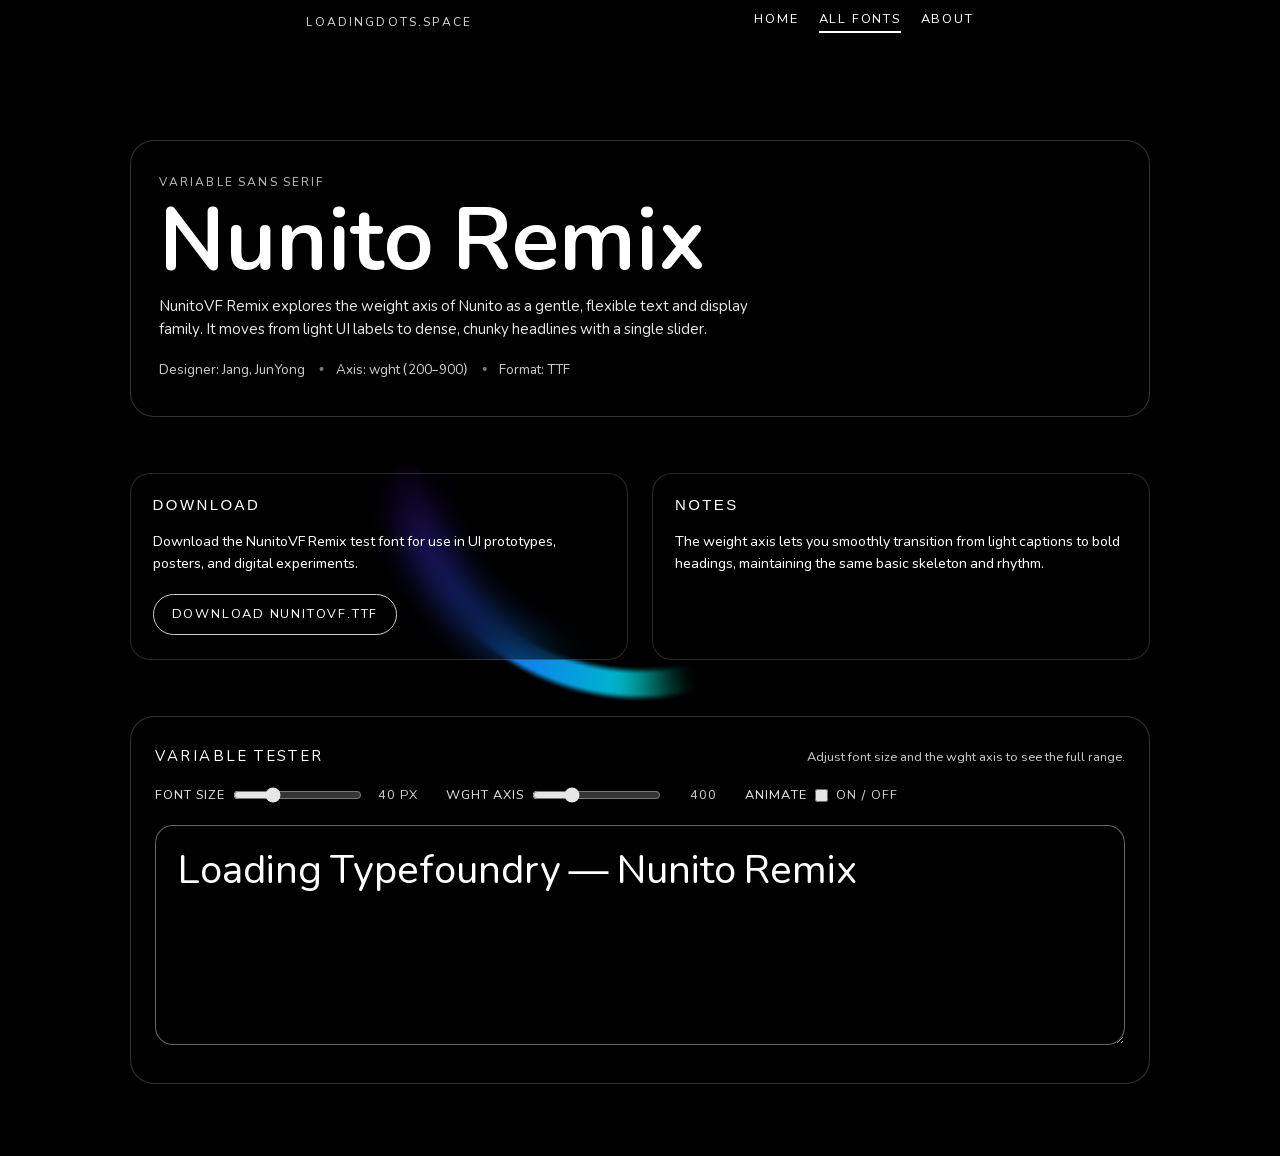
<file: Tabs/Nunito/index.html>
<!DOCTYPE html>
<html lang="en">
<head>
  <meta charset="UTF-8" />
  <title>NunitoVF – Loading Typefoundry</title>
  <meta name="viewport" content="width=device-width, initial-scale=1" />

  <link rel="stylesheet" href="../../css/style.css" />

  <style>
    @font-face {
      font-family: "NunitoVF";
      src: url("./NunitoVF.ttf") format("truetype");
      font-weight: 100 900;
      font-style: normal;
    }

    html, body {
      margin: 0;
      height: 100%;
      background-color: #000;
    }

    body {
      padding-top: 60px;
      font-family: "NunitoVF", system-ui, -apple-system, BlinkMacSystemFont,
        "Segoe UI", sans-serif;
      color: #ffffff;
    }

    #glcanvas {
      position: fixed;
      top: 0;
      left: 0;
      width: 100vw;
      height: 100vh;
      z-index: 0;
      pointer-events: none;
    }

    .top {
      position: fixed;
      top: 0;
      left: 0;
      width: 100%;
      z-index: 10;
    }

    .bar {
      display: flex;
      justify-content: space-between;
      align-items: center;
      padding: 10px 24px;
      background: rgba(0, 0, 0, 0.75);
      backdrop-filter: blur(14px);
      -webkit-backdrop-filter: blur(14px);
    }

    .brand-link {
      text-decoration: none;
      color: #ffffff;
      font-size: 0.8rem;
      letter-spacing: 0.18em;
      text-transform: uppercase;
      opacity: 0.85;
      white-space: nowrap;
    }

    .brand-link:hover {
      opacity: 0.65;
    }

    .bar-links {
      display: flex;
      gap: 20px;
      align-items: center;
    }

    .nav-link {
      text-decoration: none;
      color: #ffffff;
      font-size: 0.85rem;
      letter-spacing: 0.14em;
      text-transform: uppercase;
      padding-bottom: 2px;
      border-bottom: 2px solid transparent;
      transition: opacity 0.2s ease, border-color 0.2s ease;
    }

    .nav-link:hover {
      opacity: 0.7;
    }

    .nav-link.main-link {
      border-bottom-color: #ffffff;
    }

    .page-wrap {
      position: relative;
      z-index: 1;
      padding: 80px 7vw 72px;
      max-width: 1200px;
      margin: 0 auto;
    }

    .hero-block {
      margin-bottom: 40px;
      padding: 32px 28px 36px;
      border-radius: 24px;
      background: rgba(0, 0, 0, 0.45);
      border: 1px solid rgba(255, 255, 255, 0.2);
      backdrop-filter: blur(18px);
      -webkit-backdrop-filter: blur(18px);
    }

    .hero-label {
      font-size: 0.8rem;
      letter-spacing: 0.18em;
      text-transform: uppercase;
      opacity: 0.75;
      margin-bottom: 10px;
    }

    .nunito-variable {
      font-family: "NunitoVF", sans-serif;
    }

    .hero-name {
      font-size: clamp(44px, 7.2vw, 88px);
      line-height: 0.9;
      margin-bottom: 10px;
    }

    .hero-sub {
      font-size: 1rem;
      opacity: 0.9;
      max-width: 620px;
    }

    .hero-meta {
      margin-top: 20px;
      font-size: 0.9rem;
      opacity: 0.8;
    }

    .hero-meta span + span::before {
      content: "•";
      margin: 0 10px;
      opacity: 0.6;
    }

    .panel-row {
      display: flex;
      flex-wrap: wrap;
      gap: 24px;
      margin-bottom: 40px;
    }

    .panel {
      flex: 1 1 260px;
      padding: 20px 22px 24px;
      border-radius: 20px;
      background: rgba(0, 0, 0, 0.45);
      border: 1px solid rgba(255, 255, 255, 0.16);
      backdrop-filter: blur(18px);
      -webkit-backdrop-filter: blur(18px);
      font-size: 0.95rem;
    }

    .panel h2 {
      font-size: 1rem;
      letter-spacing: 0.16em;
      text-transform: uppercase;
      margin: 0 0 12px;
    }

    .download-btn {
      display: inline-flex;
      align-items: center;
      justify-content: center;
      padding: 10px 18px;
      border-radius: 999px;
      border: 1px solid rgba(255, 255, 255, 0.8);
      color: #ffffff;
      text-decoration: none;
      font-size: 0.85rem;
      letter-spacing: 0.14em;
      text-transform: uppercase;
      margin-top: 6px;
      transition: background-color 0.2s ease, color 0.2s ease, transform 0.15s ease;
    }

    .download-btn:hover {
      background-color: #ffffff;
      color: #000000;
      transform: translateY(-1px);
    }

    .tester-block {
      padding: 28px 24px 32px;
      border-radius: 24px;
      background: rgba(0, 0, 0, 0.45);
      border: 1px solid rgba(255, 255, 255, 0.2);
      backdrop-filter: blur(18px);
      -webkit-backdrop-filter: blur(18px);
    }

    .tester-head {
      display: flex;
      justify-content: space-between;
      align-items: baseline;
      gap: 12px;
      margin-bottom: 18px;
      flex-wrap: wrap;
    }

    .tester-title {
      font-size: 1rem;
      letter-spacing: 0.16em;
      text-transform: uppercase;
    }

    .tester-meta {
      font-size: 0.85rem;
      opacity: 0.8;
    }

    .control-row {
      display: flex;
      flex-wrap: wrap;
      gap: 16px 28px;
      align-items: center;
      margin-bottom: 20px;
      font-size: 0.85rem;
      letter-spacing: 0.08em;
      text-transform: uppercase;
      opacity: 0.9;
    }

    .control-group {
      display: flex;
      align-items: center;
      gap: 8px;
      min-width: 220px;
    }

    .control-group label {
      white-space: nowrap;
    }

    .control-group input[type="range"] {
      flex: 1;
      accent-color: #ffffff;
    }

    .control-value {
      min-width: 48px;
      text-align: right;
      opacity: 0.9;
    }

    .tester-area {
      width: 100%;
      min-height: 220px;
      border-radius: 18px;
      border: 1px solid rgba(255, 255, 255, 0.4);
      background: rgba(0, 0, 0, 0.3);
      color: #ffffff;
      padding: 20px 22px;
      font-size: 40px;
      line-height: 1.2;
      resize: vertical;
      outline: none;
      font-family: "NunitoVF", sans-serif;
    }

    .tester-area::placeholder {
      color: rgba(255, 255, 255, 0.5);
    }

    @media (max-width: 768px) {
      .page-wrap {
        padding: 80px 4vw 60px;
      }
      .tester-area {
        font-size: 32px;
      }
    }
  </style>
</head>
<body>

  <canvas id="glcanvas"></canvas>

  <div class="top">
    <div class="bar">
      <a href="https://loadingdots.space" class="brand-link">loadingdots.space</a>
      <div class="bar-links">
        <a href="https://loadingdots.space/#home" class="nav-link">Home</a>
        <a href="https://loadingdots.space/#fonts" class="nav-link main-link">All Fonts</a>
        <a href="https://loadingdots.space/#about-contact" class="nav-link">About</a>
      </div>
    </div>
  </div>

  <main class="page-wrap">
    <section class="hero-block">
      <div class="hero-label">Variable Sans Serif</div>
      <div class="hero-name nunito-variable">Nunito Remix</div>
      <p class="hero-sub">
        NunitoVF Remix explores the weight axis of Nunito as a gentle, flexible
        text and display family. It moves from light UI labels to dense,
        chunky headlines with a single slider.
      </p>
      <div class="hero-meta">
        <span>Designer: Jang, JunYong</span>
        <span>Axis: wght (200–900)</span>
        <span>Format: TTF</span>
      </div>
    </section>

    <section class="panel-row">
      <article class="panel">
        <h2>Download</h2>
        <p>
          Download the NunitoVF Remix test font for use in UI prototypes,
          posters, and digital experiments.
        </p>
        <a href="./NunitoVF.ttf" download class="download-btn">
          Download&nbsp;NunitoVF.ttf
        </a>
      </article>

      <article class="panel">
        <h2>Notes</h2>
        <p>
          The weight axis lets you smoothly transition from light captions to
          bold headings, maintaining the same basic skeleton and rhythm.
        </p>
      </article>
    </section>

    <section class="tester-block">
      <div class="tester-head">
        <div class="tester-title">Variable Tester</div>
        <div class="tester-meta">
          Adjust font size and the wght axis to see the full range.
        </div>
      </div>

      <div class="control-row">
        <div class="control-group">
          <label for="sizeSlider">Font size</label>
          <input id="sizeSlider" type="range" min="18" max="96" value="40" />
          <span id="sizeValue" class="control-value">40 px</span>
        </div>

        <div class="control-group">
          <label for="wghtSlider">wght axis</label>
          <input id="wghtSlider" type="range" min="200" max="900" value="400" />
          <span id="wghtValue" class="control-value">400</span>
        </div>

        <div class="control-group">
          <label for="animateToggle">Animate</label>
          <input id="animateToggle" type="checkbox" />
          <span class="control-value">on / off</span>
        </div>
      </div>

      <textarea
        id="nunitoTester"
        class="tester-area nunito-variable"
        placeholder="Type text, UI copy, or headlines here.">
Loading Typefoundry — Nunito Remix
      </textarea>
    </section>
  </main>

  <!-- WebGL -->
  <script type="x-shader/x-vertex" id="vertexShader">
    attribute vec2 position;
    void main() {
      gl_Position = vec4(position, 0.0, 1.0);
    }
  </script>

  <script type="x-shader/x-fragment" id="fragmentShader">
  #ifdef GL_ES
  precision mediump float;
  #endif

  uniform float time;
  uniform vec2 resolution;

  const float PI  = 3.14159265;
  const float TAU = 6.2831853;

  vec3 angleColor(float a) {
    float r = 0.5 + 0.5 * sin(a + 0.0);
    float g = 0.5 + 0.5 * sin(a + 2.0944);
    float b = 0.5 + 0.5 * sin(a + 4.18879);
    return vec3(r, g, b);
  }

  void main() {
    vec2 center = resolution * 0.5;
    float minRes = min(resolution.x, resolution.y);
    vec2 uv = (gl_FragCoord.xy - center) / minRes;

    float radius = length(uv);
    float angle  = atan(uv.y, uv.x);

    if (angle < 0.0) {
      angle += TAU;
    }

    float progress = fract(time * 0.25) * TAU;

    float diff = angle - progress;
    diff = mod(diff + PI, TAU) - PI;

    float arcLength = 0.9;
    float edgeSoft  = 0.4;

    float arc = smoothstep(arcLength, arcLength - edgeSoft, abs(diff));

    float inner = 0.24;
    float outer = 0.28;

    float ring = smoothstep(outer, outer - 0.01, radius) *
                 smoothstep(inner, inner + 0.01, radius);

    vec3 bg = vec3(0.0);
    vec3 ringColor = angleColor(angle);

    float mask = ring * arc;
    vec3 color = mix(bg, ringColor, mask);

    gl_FragColor = vec4(color, 1.0);
  }
  </script>

  <script>
    const canvas = document.getElementById('glcanvas');
    const gl = canvas.getContext('webgl');
    if (!gl) alert('WebGL not supported');

    function resize() {
      canvas.width = window.innerWidth;
      canvas.height = window.innerHeight;
      gl.viewport(0, 0, gl.drawingBufferWidth, gl.drawingBufferHeight);
    }
    window.addEventListener('resize', resize);
    resize();

    function createShader(type, src) {
      const shader = gl.createShader(type);
      gl.shaderSource(shader, src);
      gl.compileShader(shader);
      if (!gl.getShaderParameter(shader, gl.COMPILE_STATUS)) {
        console.error(gl.getShaderInfoLog(shader));
      }
      return shader;
    }

    const vs = createShader(gl.VERTEX_SHADER, document.getElementById('vertexShader').text);
    const fs = createShader(gl.FRAGMENT_SHADER, document.getElementById('fragmentShader').text);
    const prog = gl.createProgram();
    gl.attachShader(prog, vs);
    gl.attachShader(prog, fs);
    gl.linkProgram(prog);
    gl.useProgram(prog);

    const vertices = new Float32Array([
      -1, -1,
       1, -1,
      -1,  1,
      -1,  1,
       1, -1,
       1,  1
    ]);

    const buf = gl.createBuffer();
    gl.bindBuffer(gl.ARRAY_BUFFER, buf);
    gl.bufferData(gl.ARRAY_BUFFER, vertices, gl.STATIC_DRAW);
    const posLoc = gl.getAttribLocation(prog, 'position');
    gl.enableVertexAttribArray(posLoc);
    gl.vertexAttribPointer(posLoc, 2, gl.FLOAT, false, 0, 0);

    const timeLoc = gl.getUniformLocation(prog, 'time');
    const resLoc  = gl.getUniformLocation(prog, 'resolution');

    // === Nunito variable controls ===
    const sizeSlider    = document.getElementById('sizeSlider');
    const sizeValue     = document.getElementById('sizeValue');
    const wghtSlider    = document.getElementById('wghtSlider');
    const wghtValue     = document.getElementById('wghtValue');
    const animateToggle = document.getElementById('animateToggle');
    const tester        = document.getElementById('nunitoTester');

    const nunitoEls     = document.querySelectorAll('.nunito-variable');
    const heroName      = document.querySelector('.hero-name.nunito-variable');

    function applyWght(v) {
      // Apply slider / tester animation to all Nunito elements EXCEPT the hero title
      nunitoEls.forEach(el => {
        if (el !== heroName) {
          el.style.fontVariationSettings = `"wght" ${v}`;
          el.style.fontWeight = v;
        }
      });
      tester.style.fontVariationSettings = `"wght" ${v}`;
      tester.style.fontWeight = v;
    }

    function updateSize() {
      const size = sizeSlider.value;
      tester.style.fontSize = size + 'px';
      sizeValue.textContent = size + ' px';
    }

    function updateWghtFromSlider() {
      const v = wghtSlider.value;
      wghtValue.textContent = v;
      applyWght(v);
    }

    sizeSlider.addEventListener('input', updateSize);
    wghtSlider.addEventListener('input', () => {
      animateToggle.checked = false;
      animating = false;
      updateWghtFromSlider();
    });

    let animating = false;
    let animStart = null;

    function animateWght(ts) {
      if (!animating) return;
      if (!animStart) animStart = ts;
      const t = (ts - animStart) / 1000;
      const v = Math.round(200 + (Math.sin(t) + 1) * 350); // 200–900-ish
      wghtSlider.value = v;
      wghtValue.textContent = v;
      applyWght(v);
      requestAnimationFrame(animateWght);
    }

    animateToggle.addEventListener('change', () => {
      animating = animateToggle.checked;
      animStart = null;
      if (animating) requestAnimationFrame(animateWght);
    });

    updateSize();
    updateWghtFromSlider();

    // === Render loop: WebGL + hero title animation ===
    function render(t) {
      const time = t * 0.001;

      gl.uniform1f(timeLoc, time);
      gl.uniform2f(resLoc, canvas.width, canvas.height);
      gl.drawArrays(gl.TRIANGLES, 0, 6);

      // Constant animation for "Nunito Remix" hero title (200–900)
      if (heroName) {
        const w = 200 + (Math.sin(time * 1.2) + 1) * 350; // 200–900 range
        const wRounded = Math.round(w);
        heroName.style.fontVariationSettings = `"wght" ${wRounded}`;
        heroName.style.fontWeight = wRounded;
      }

      requestAnimationFrame(render);
    }
    requestAnimationFrame(render);
  </script>
</body>
</html>
</file>
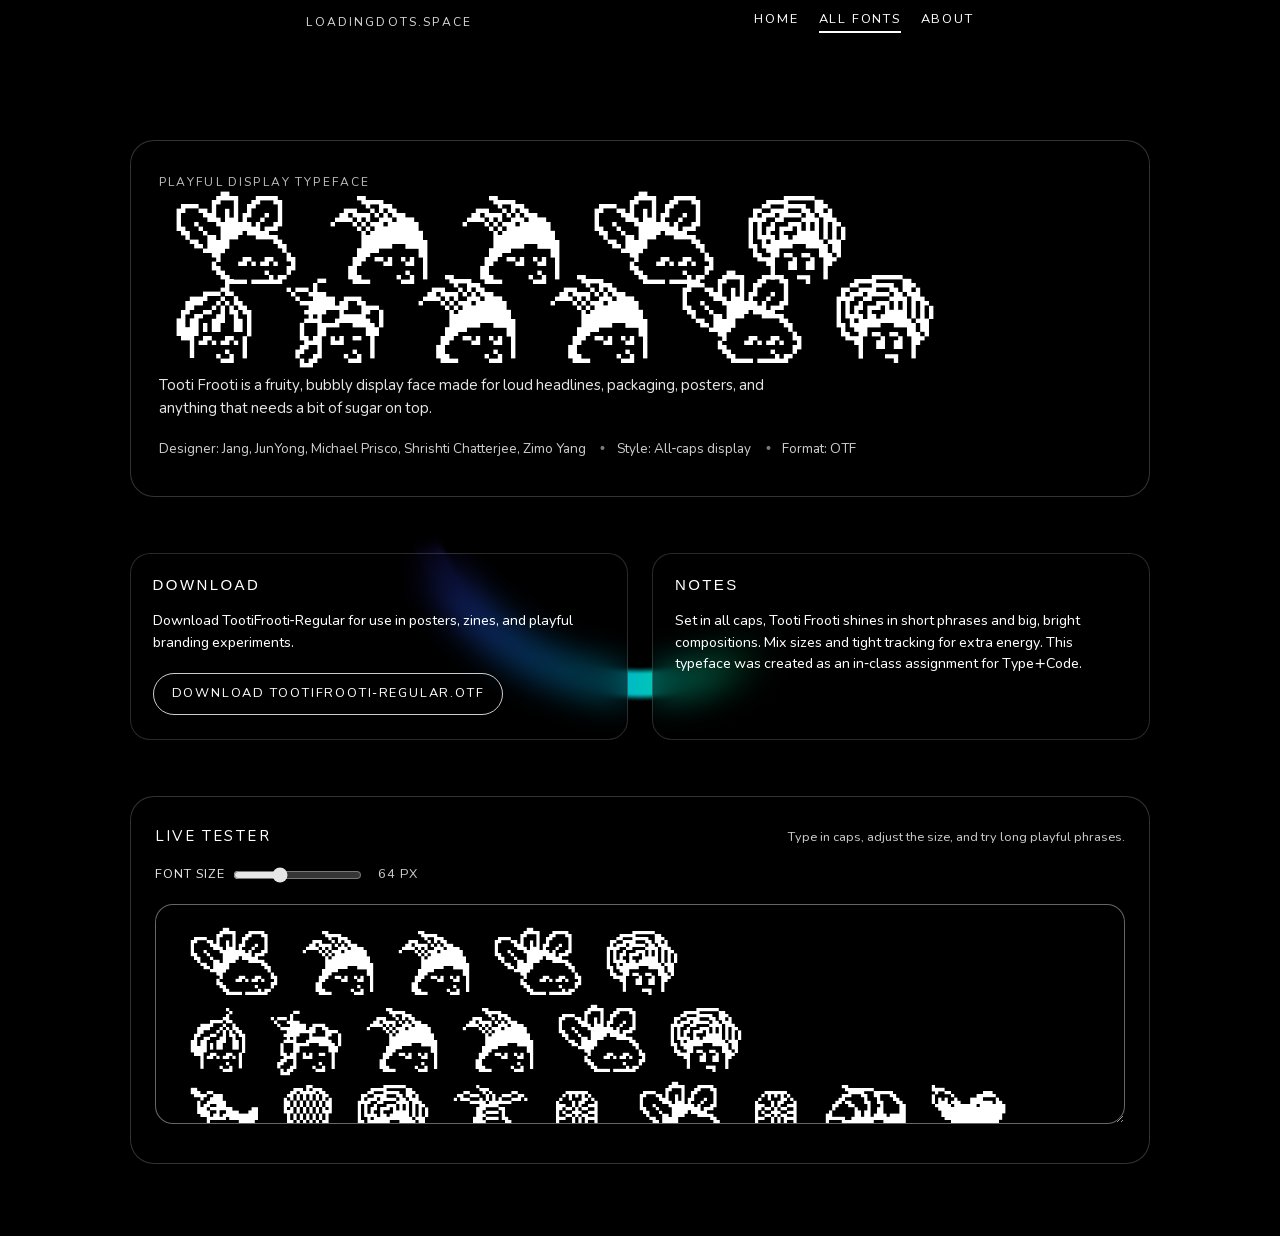
<file: Tabs/TootiFrooti/index.html>
<!DOCTYPE html>
<html lang="en">
<head>
  <meta charset="UTF-8" />
  <title>Tooti Frooti – Loading Typefoundry</title>
  <meta name="viewport" content="width=device-width, initial-scale=1" />



  <link rel="stylesheet" href="../../css/style.css" />

  <style>
    @font-face {
      font-family: "NunitoVF";
      src: url("../Nunito/NunitoVF.ttf") format("truetype");
      font-weight: 100 900;
      font-style: normal;
    }

    @font-face {
      font-family: "TootiFrooti";
      src: url("./TootiFrooti-Regular.otf") format("opentype");
      font-weight: 400;
      font-style: normal;
    }

    html, body {
      margin: 0;
      height: 100%;
      background-color: #000;
    }

    body {
      padding-top: 60px;
      font-family: "NunitoVF", system-ui, -apple-system, BlinkMacSystemFont,
        "Segoe UI", sans-serif;
      color: #ffffff;
    }

    #glcanvas {
      position: fixed;
      top: 0;
      left: 0;
      width: 100vw;
      height: 100vh;
      z-index: 0;
      pointer-events: none;
    }

    .top {
      position: fixed;
      top: 0;
      left: 0;
      width: 100%;
      z-index: 10;
    }

    .bar {
      display: flex;
      justify-content: space-between;
      align-items: center;
      padding: 10px 24px;
      background: rgba(0, 0, 0, 0.75);
      backdrop-filter: blur(14px);
      -webkit-backdrop-filter: blur(14px);
    }

    .brand-link {
      text-decoration: none;
      color: #ffffff;
      font-size: 0.8rem;
      letter-spacing: 0.18em;
      text-transform: uppercase;
      opacity: 0.85;
      white-space: nowrap;
    }

    .brand-link:hover {
      opacity: 0.65;
    }

    .bar-links {
      display: flex;
      gap: 20px;
      align-items: center;
    }

    .nav-link {
      text-decoration: none;
      color: #ffffff;
      font-size: 0.85rem;
      letter-spacing: 0.14em;
      text-transform: uppercase;
      padding-bottom: 2px;
      border-bottom: 2px solid transparent;
      transition: opacity 0.2s ease, border-color 0.2s ease;
    }

    .nav-link:hover {
      opacity: 0.7;
    }

    .nav-link.main-link {
      border-bottom-color: #ffffff;
    }

    .page-wrap {
      position: relative;
      z-index: 1;
      padding: 80px 7vw 72px;
      max-width: 1200px;
      margin: 0 auto;
    }

    .hero-block {
      margin-bottom: 40px;
      padding: 32px 28px 36px;
      border-radius: 24px;
      background: rgba(0, 0, 0, 0.45);
      border: 1px solid rgba(255, 255, 255, 0.2);
      backdrop-filter: blur(18px);
      -webkit-backdrop-filter: blur(18px);
    }

    .hero-label {
      font-size: 0.8rem;
      letter-spacing: 0.18em;
      text-transform: uppercase;
      opacity: 0.75;
      margin-bottom: 10px;
    }

    .tooti-display {
      font-family: "TootiFrooti", cursive;
      text-transform: uppercase;
    }

    .hero-name {
      font-size: clamp(44px, 7.2vw, 88px);
      line-height: 0.9;
      margin-bottom: 10px;
    }

    .hero-sub {
      font-size: 1rem;
      opacity: 0.9;
      max-width: 620px;
    }

    .hero-meta {
      margin-top: 20px;
      font-size: 0.9rem;
      opacity: 0.8;
    }

    .hero-meta span + span::before {
      content: "•";
      margin: 0 10px;
      opacity: 0.6;
    }

    .panel-row {
      display: flex;
      flex-wrap: wrap;
      gap: 24px;
      margin-bottom: 40px;
    }

    .panel {
      flex: 1 1 260px;
      padding: 20px 22px 24px;
      border-radius: 20px;
      background: rgba(0, 0, 0, 0.45);
      border: 1px solid rgba(255, 255, 255, 0.16);
      backdrop-filter: blur(18px);
      -webkit-backdrop-filter: blur(18px);
      font-size: 0.95rem;
    }

    .panel h2 {
      font-size: 1rem;
      letter-spacing: 0.16em;
      text-transform: uppercase;
      margin: 0 0 12px;
    }

    .download-btn {
      display: inline-flex;
      align-items: center;
      justify-content: center;
      padding: 10px 18px;
      border-radius: 999px;
      border: 1px solid rgba(255, 255, 255, 0.8);
      color: #ffffff;
      text-decoration: none;
      font-size: 0.85rem;
      letter-spacing: 0.14em;
      text-transform: uppercase;
      margin-top: 6px;
      transition: background-color 0.2s ease, color 0.2s ease, transform 0.15s ease;
    }

    .download-btn:hover {
      background-color: #ffffff;
      color: #000000;
      transform: translateY(-1px);
    }

    .tester-block {
      padding: 28px 24px 32px;
      border-radius: 24px;
      background: rgba(0, 0, 0, 0.45);
      border: 1px solid rgba(255, 255, 255, 0.2);
      backdrop-filter: blur(18px);
      -webkit-backdrop-filter: blur(18px);
    }

    .tester-head {
      display: flex;
      justify-content: space-between;
      align-items: baseline;
      gap: 12px;
      margin-bottom: 18px;
      flex-wrap: wrap;
    }

    .tester-title {
      font-size: 1rem;
      letter-spacing: 0.16em;
      text-transform: uppercase;
    }

    .tester-meta {
      font-size: 0.85rem;
      opacity: 0.8;
    }

    .control-row {
      display: flex;
      flex-wrap: wrap;
      gap: 16px 28px;
      align-items: center;
      margin-bottom: 20px;
      font-size: 0.85rem;
      letter-spacing: 0.08em;
      text-transform: uppercase;
      opacity: 0.9;
    }

    .control-group {
      display: flex;
      align-items: center;
      gap: 8px;
      min-width: 220px;
    }

    .control-group label {
      white-space: nowrap;
    }

    .control-group input[type="range"] {
      flex: 1;
      accent-color: #ffffff;
    }

    .control-value {
      min-width: 48px;
      text-align: right;
      opacity: 0.9;
    }

    .tester-area {
      width: 100%;
      min-height: 220px;
      border-radius: 18px;
      border: 1px solid rgba(255, 255, 255, 0.4);
      background: rgba(0, 0, 0, 0.3);
      color: #ffffff;
      padding: 20px 22px;
      font-size: 48px;
      line-height: 1.2;
      resize: vertical;
      outline: none;
      font-family: "TootiFrooti", cursive;
      text-transform: uppercase;
    }

    .tester-area::placeholder {
      color: rgba(255, 255, 255, 0.5);
    }

    @media (max-width: 768px) {
      .page-wrap {
        padding: 80px 4vw 60px;
      }
      .tester-area {
        font-size: 36px;
      }
    }
  </style>
</head>
<body>

  <canvas id="glcanvas"></canvas>

  <div class="top">
    <div class="bar">
      <a href="https://loadingdots.space" class="brand-link">loadingdots.space</a>
      <div class="bar-links">
        <a href="https://loadingdots.space/#home" class="nav-link">Home</a>
        <a href="https://loadingdots.space/#font" class="nav-link main-link">All Fonts</a>
        <a href="https://loadingdots.space/#about-contact" class="nav-link">About</a>
      </div>
    </div>
  </div>

  <main class="page-wrap">
    <section class="hero-block">
      <div class="hero-label">Playful Display Typeface</div>
      <div class="hero-name tooti-display">Tooti Frooti</div>
      <p class="hero-sub">
        Tooti Frooti is a fruity, bubbly display face made for loud headlines,
        packaging, posters, and anything that needs a bit of sugar on top.
      </p>
      <div class="hero-meta">
        <span>Designer: Jang, JunYong, Michael Prisco, Shrishti Chatterjee, Zimo Yang</span>
        <span>Style: All-caps display</span>
        <span>Format: OTF</span>
      </div>
    </section>

    <section class="panel-row">
      <article class="panel">
        <h2>Download</h2>
        <p>
          Download TootiFrooti-Regular for use in posters, zines, and playful
          branding experiments.
        </p>
        <a href="./TootiFrooti-Regular.otf" download class="download-btn">
          Download&nbsp;TootiFrooti-Regular.otf
        </a>
      </article>

      <article class="panel">
        <h2>Notes</h2>
        <p>
          Set in all caps, Tooti Frooti shines in short phrases and big, bright
          compositions. Mix sizes and tight tracking for extra energy. This typeface
           was created as an in-class assignment for Type+Code. 
        </p>
      </article>
    </section>

    <section class="tester-block">
      <div class="tester-head">
        <div class="tester-title">Live Tester</div>
        <div class="tester-meta">
          Type in caps, adjust the size, and try long playful phrases.
        </div>
      </div>

      <div class="control-row">
        <div class="control-group">
          <label for="sizeSlider">Font size</label>
          <input id="sizeSlider" type="range" min="24" max="140" value="64" />
          <span id="sizeValue" class="control-value">64 px</span>
        </div>
      </div>

      <textarea
        id="tootiTester"
        class="tester-area"
        placeholder="TYPE A JUICY HEADLINE HERE.">
TOOTI FROOTI   JUICY TYPE
      </textarea>
    </section>
  </main>

  <script type="x-shader/x-vertex" id="vertexShader">
    attribute vec2 position;
    void main() {
      gl_Position = vec4(position, 0.0, 1.0);
    }
  </script>

  <script type="x-shader/x-fragment" id="fragmentShader">
  #ifdef GL_ES
  precision mediump float;
  #endif

  uniform float time;
  uniform vec2 resolution;

  const float PI  = 3.14159265;
  const float TAU = 6.2831853;

  vec3 angleColor(float a) {
    float r = 0.5 + 0.5 * sin(a + 0.0);
    float g = 0.5 + 0.5 * sin(a + 2.0944);
    float b = 0.5 + 0.5 * sin(a + 4.18879);
    return vec3(r, g, b);
  }

  void main() {
    vec2 center = resolution * 0.5;
    float minRes = min(resolution.x, resolution.y);
    vec2 uv = (gl_FragCoord.xy - center) / minRes;

    float radius = length(uv);
    float angle  = atan(uv.y, uv.x);

    if (angle < 0.0) {
      angle += TAU;
    }

    float progress = fract(time * 0.25) * TAU;

    float diff = angle - progress;
    diff = mod(diff + PI, TAU) - PI;

    float arcLength = 0.9;
    float edgeSoft  = 0.4;

    float arc = smoothstep(arcLength, arcLength - edgeSoft, abs(diff));

    float inner = 0.24;
    float outer = 0.28;

    float ring = smoothstep(outer, outer - 0.01, radius) *
                 smoothstep(inner, inner + 0.01, radius);

    vec3 bg = vec3(0.0);
    vec3 ringColor = angleColor(angle);

    float mask = ring * arc;
    vec3 color = mix(bg, ringColor, mask);

    gl_FragColor = vec4(color, 1.0);
  }
  </script>

  <script>
    const canvas = document.getElementById('glcanvas');
    const gl = canvas.getContext('webgl');
    if (!gl) alert('WebGL not supported');

    function resize() {
      canvas.width = window.innerWidth;
      canvas.height = window.innerHeight;
      gl.viewport(0, 0, gl.drawingBufferWidth, gl.drawingBufferHeight);
    }
    window.addEventListener('resize', resize);
    resize();

    function createShader(type, src) {
      const shader = gl.createShader(type);
      gl.shaderSource(shader, src);
      gl.compileShader(shader);
      if (!gl.getShaderParameter(shader, gl.COMPILE_STATUS)) {
        console.error(gl.getShaderInfoLog(shader));
      }
      return shader;
    }

    const vs = createShader(gl.VERTEX_SHADER, document.getElementById('vertexShader').text);
    const fs = createShader(gl.FRAGMENT_SHADER, document.getElementById('fragmentShader').text);
    const prog = gl.createProgram();
    gl.attachShader(prog, vs);
    gl.attachShader(prog, fs);
    gl.linkProgram(prog);
    gl.useProgram(prog);

    const vertices = new Float32Array([
      -1, -1,
       1, -1,
      -1,  1,
      -1,  1,
       1, -1,
       1,  1
    ]);

    const buf = gl.createBuffer();
    gl.bindBuffer(gl.ARRAY_BUFFER, buf);
    gl.bufferData(gl.ARRAY_BUFFER, vertices, gl.STATIC_DRAW);
    const posLoc = gl.getAttribLocation(prog, 'position');
    gl.enableVertexAttribArray(posLoc);
    gl.vertexAttribPointer(posLoc, 2, gl.FLOAT, false, 0, 0);

    const timeLoc = gl.getUniformLocation(prog, 'time');
    const resLoc  = gl.getUniformLocation(prog, 'resolution');

    function render(t) {
      gl.uniform1f(timeLoc, t * 0.001);
      gl.uniform2f(resLoc, canvas.width, canvas.height);
      gl.drawArrays(gl.TRIANGLES, 0, 6);
      requestAnimationFrame(render);
    }
    requestAnimationFrame(render);

    // size control
    const sizeSlider = document.getElementById('sizeSlider');
    const sizeValue  = document.getElementById('sizeValue');
    const tester     = document.getElementById('tootiTester');

    function updateSize() {
      const size = sizeSlider.value;
      tester.style.fontSize = size + 'px';
      sizeValue.textContent = size + ' px';
    }

    sizeSlider.addEventListener('input', updateSize);

    // caps + numbers + space only
    tester.addEventListener('input', function () {
      let filtered = this.value.replace(/[^A-Z0-9 ]/gi, "");
      this.value = filtered.toUpperCase();
    });

    updateSize();
  </script>
</body>
</html>
</file>
<file: css/style.css>
html{box-sizing:border-box}*,*:before,*:after{box-sizing:inherit}

html{-ms-text-size-adjust:100%;-webkit-text-size-adjust:100%}body{margin:0}
article,aside,details,figcaption,figure,footer,header,main,menu,nav,section{display:block}summary{display:list-item}
audio,canvas,progress,video{display:inline-block}progress{vertical-align:baseline}
audio:not([controls]){display:none;height:0}[hidden],template{display:none}
a{background-color:transparent}a:active,a:hover{outline-width:0}
abbr[title]{border-bottom:none;text-decoration:underline;text-decoration:underline dotted}
b,strong{font-weight:bolder}dfn{font-style:italic}mark{background:#ff0;color:#000}
small{font-size:80%}sub,sup{font-size:75%;line-height:0;position:relative;vertical-align:baseline}
sub{bottom:-0.25em}sup{top:-0.5em}figure{margin:1em 40px}img{border-style:none}
code,kbd,pre,samp{font-family:monospace,monospace;font-size:1em}hr{box-sizing:content-box;height:0;overflow:visible}
button,input,select,textarea,optgroup{font:inherit;margin:0}optgroup{font-weight:bold}
button,input{overflow:visible}button,select{text-transform:none}
button,[type=button],[type=reset],[type=submit]{-webkit-appearance:button}
button::-moz-focus-inner,[type=button]::-moz-focus-inner,[type=reset]::-moz-focus-inner,[type=submit]::-moz-focus-inner{border-style:none;padding:0}
button:-moz-focusring,[type=button]:-moz-focusring,[type=reset]:-moz-focusring,[type=submit]:-moz-focusring{outline:1px dotted ButtonText}
fieldset{border:1px solid #c0c0c0;margin:0 2px;padding:.35em .625em .75em}
legend{color:inherit;display:table;max-width:100%;padding:0;white-space:normal}textarea{overflow:auto}
[type=checkbox],[type=radio]{padding:0}
[type=number]::-webkit-inner-spin-button,[type=number]::-webkit-outer-spin-button{height:auto}
[type=search]{-webkit-appearance:textfield;outline-offset:-2px}
[type=search]::-webkit-search-decoration{-webkit-appearance:none}
::-webkit-file-upload-button{-webkit-appearance:button;font:inherit}


html,body{font-family:Verdana,sans-serif;font-size:15px;line-height:1.5}html{overflow-x:hidden}
h1{font-size:36px}h2{font-size:30px}h3{font-size:24px}h4{font-size:20px}h5{font-size:18px}h6{font-size:16px}
.serif{font-family:serif}.sans-serif{font-family:sans-serif}.cursive{font-family:cursive}.monospace{font-family:monospace}
h1,h2,h3,h4,h5,h6{font-family:"Segoe UI",Arial,sans-serif;font-weight:400;margin:10px 0}.wide{letter-spacing:4px}
hr{border:0;border-top:1px solid #eee;margin:20px 0}
.image{max-width:100%;height:auto}img{vertical-align:middle}a{color:inherit}
.table,.table-all{border-collapse:collapse;border-spacing:0;width:100%;display:table}.table-all{border:1px solid #ccc}
.bordered tr,.table-all tr{border-bottom:1px solid #ddd}.striped tbody tr:nth-child(even){background-color:#f1f1f1}
.table-all tr:nth-child(odd){background-color:#fff}.table-all tr:nth-child(even){background-color:#f1f1f1}
.hoverable tbody tr:hover,.ul.hoverable li:hover{background-color:#ccc}.centered tr th,.centered tr td{text-align:center}
.table td,.table th,.table-all td,.table-all th{padding:8px 8px;display:table-cell;text-align:left;vertical-align:top}
.table th:first-child,.table td:first-child,.table-all th:first-child,.table-all td:first-child{padding-left:16px}
.btn,.button{border:none;display:inline-block;padding:8px 16px;vertical-align:middle;overflow:hidden;text-decoration:none;color:inherit;background-color:inherit;text-align:center;cursor:pointer;white-space:nowrap}
.btn:hover{box-shadow:0 8px 16px 0 rgba(0,0,0,0.2),0 6px 20px 0 rgba(0,0,0,0.19)}
.btn,.button{-webkit-touch-callout:none;-webkit-user-select:none;-khtml-user-select:none;-moz-user-select:none;-ms-user-select:none;user-select:none}   
.disabled,.btn:disabled,.button:disabled{cursor:not-allowed;opacity:0.3}.disabled *,:disabled *{pointer-events:none}
.btn.disabled:hover,.btn:disabled:hover{box-shadow:none}
.badge,.tag{background-color:#000;color:#fff;display:inline-block;padding-left:8px;padding-right:8px;text-align:center}.badge{border-radius:50%}
.ul{list-style-type:none;padding:0;margin:0}.ul li{padding:8px 16px;border-bottom:1px solid #ddd}.ul li:last-child{border-bottom:none}
.tooltip,.display-container{position:relative}.tooltip .text{display:none}.tooltip:hover .text{display:inline-block}
.ripple:active{opacity:0.5}.ripple{transition:opacity 0s}
.input{padding:8px;display:block;border:none;border-bottom:1px solid #ccc;width:100%}
.select{padding:9px 0;width:100%;border:none;border-bottom:1px solid #ccc}
.dropdown-click,.dropdown-hover{position:relative;display:inline-block;cursor:pointer}
.dropdown-hover:hover .dropdown-content{display:block}
.dropdown-hover:first-child,.dropdown-click:hover{background-color:#ccc;color:#000}
.dropdown-hover:hover > .button:first-child,.dropdown-click:hover > .button:first-child{background-color:#ccc;color:#000}
.dropdown-content{cursor:auto;color:#000;background-color:#fff;display:none;position:absolute;min-width:160px;margin:0;padding:0;z-index:1}
.check,.radio{width:24px;height:24px;position:relative;top:6px}
.sidebar{height:100%;width:200px;background-color:#fff;position:fixed!important;z-index:1;overflow:auto}
.bar-block .dropdown-hover,.bar-block .dropdown-click{width:100%}
.bar-block .dropdown-hover .dropdown-content,.bar-block .dropdown-click .dropdown-content{min-width:100%}
.bar-block .dropdown-hover .button,.bar-block .dropdown-click .button{width:100%;text-align:left;padding:8px 16px}
.main,#main{transition:margin-left .4s}
.modal{z-index:3;display:none;padding-top:100px;position:fixed;left:0;top:0;width:100%;height:100%;overflow:auto;background-color:rgb(0,0,0);background-color:rgba(0,0,0,0.4)}
.modal-content{margin:auto;background-color:#fff;position:relative;padding:0;outline:0;width:600px}
.bar{width:100%;overflow:hidden}.center .bar{display:inline-block;width:auto}
.bar .bar-item{padding:8px 16px;float:left;width:auto;border:none;display:block;outline:0}
.bar .dropdown-hover,.bar .dropdown-click{position:static;float:left}
.bar .button{white-space:normal}
.bar-block .bar-item{width:100%;display:block;padding:8px 16px;text-align:left;border:none;white-space:normal;float:none;outline:0}
.bar-block.center .bar-item{text-align:center}.block{display:block;width:100%}
.responsive{display:block;overflow-x:auto}
.container:after,.container:before,.panel:after,.panel:before,.row:after,.row:before,.row-padding:after,.row-padding:before,
.cell-row:before,.cell-row:after,.clear:after,.clear:before,.bar:before,.bar:after{content:"";display:table;clear:both}
.col,.half,.third,.twothird,.threequarter,.quarter{float:left;width:100%}
.col.s1{width:8.33333%}.col.s2{width:16.66666%}.col.s3{width:24.99999%}.col.s4{width:33.33333%}
.col.s5{width:41.66666%}.col.s6{width:49.99999%}.col.s7{width:58.33333%}.col.s8{width:66.66666%}
.col.s9{width:74.99999%}.col.s10{width:83.33333%}.col.s11{width:91.66666%}.col.s12{width:99.99999%}
@media (min-width:601px){.col.m1{width:8.33333%}.col.m2{width:16.66666%}.col.m3,.quarter{width:24.99999%}.col.m4,.third{width:33.33333%}
.col.m5{width:41.66666%}.col.m6,.half{width:49.99999%}.col.m7{width:58.33333%}.col.m8,.twothird{width:66.66666%}
.col.m9,.threequarter{width:74.99999%}.col.m10{width:83.33333%}.col.m11{width:91.66666%}.col.m12{width:99.99999%}}
@media (min-width:993px){.col.l1{width:8.33333%}.col.l2{width:16.66666%}.col.l3{width:24.99999%}.col.l4{width:33.33333%}
.col.l5{width:41.66666%}.col.l6{width:49.99999%}.col.l7{width:58.33333%}.col.l8{width:66.66666%}
.col.l9{width:74.99999%}.col.l10{width:83.33333%}.col.l11{width:91.66666%}.col.l12{width:99.99999%}}
.rest{overflow:hidden}.stretch{margin-left:-16px;margin-right:-16px}
.content,.auto{margin-left:auto;margin-right:auto}.content{max-width:980px}.auto{max-width:1140px}
.cell-row{display:table;width:100%}.cell{display:table-cell}
.cell-top{vertical-align:top}.cell-middle{vertical-align:middle}.cell-bottom{vertical-align:bottom}
.hide{display:none!important}.show-block,.show{display:block!important}.show-inline-block{display:inline-block!important}
@media (max-width:1205px){.auto{max-width:95%}}
@media (max-width:600px){.modal-content{margin:0 10px;width:auto!important}.modal{padding-top:30px}
.dropdown-hover.mobile .dropdown-content,.dropdown-click.mobile .dropdown-content{position:relative}	
.hide-small{display:none!important}.mobile{display:block;width:100%!important}.bar-item.mobile,.dropdown-hover.mobile,.dropdown-click.mobile{text-align:center}
.dropdown-hover.mobile,.dropdown-hover.mobile .btn,.dropdown-hover.mobile .button,.dropdown-click.mobile,.dropdown-click.mobile .btn,.dropdown-click.mobile .button{width:100%}}
@media (max-width:768px){.modal-content{width:500px}.modal{padding-top:50px}}
@media (min-width:993px){.modal-content{width:900px}.hide-large{display:none!important}.sidebar.collapse{display:block!important}}
@media (max-width:992px) and (min-width:601px){.hide-medium{display:none!important}}
@media (max-width:992px){.sidebar.collapse{display:none}.main{margin-left:0!important;margin-right:0!important}.auto{max-width:100%}}
.top,.bottom{position:fixed;width:100%;z-index:1}.top{top:0}.bottom{bottom:0}
.overlay{position:fixed;display:none;width:100%;height:100%;top:0;left:0;right:0;bottom:0;background-color:rgba(0,0,0,0.5);z-index:2}
.display-topleft{position:absolute;left:0;top:0}.display-topright{position:absolute;right:0;top:0}
.display-bottomleft{position:absolute;left:0;bottom:0}.display-bottomright{position:absolute;right:0;bottom:0}
.display-middle{position:absolute;top:50%;left:50%;transform:translate(-50%,-50%);-ms-transform:translate(-50%,-50%)}
.display-left{position:absolute;top:50%;left:0%;transform:translate(0%,-50%);-ms-transform:translate(-0%,-50%)}
.display-right{position:absolute;top:50%;right:0%;transform:translate(0%,-50%);-ms-transform:translate(0%,-50%)}
.display-topmiddle{position:absolute;left:50%;top:0;transform:translate(-50%,0%);-ms-transform:translate(-50%,0%)}
.display-bottommiddle{position:absolute;left:50%;bottom:0;transform:translate(-50%,0%);-ms-transform:translate(-50%,0%)}
.display-container:hover .display-hover{display:block}.display-container:hover span.display-hover{display:inline-block}.display-hover{display:none}
.display-position{position:absolute}
.circle{border-radius:50%}
.round-small{border-radius:2px}.round,.round-medium{border-radius:4px}.round-large{border-radius:8px}.round-xlarge{border-radius:16px}.round-xxlarge{border-radius:32px}
.row-padding,.row-padding>.half,.row-padding>.third,.row-padding>.twothird,.row-padding>.threequarter,.row-padding>.quarter,.row-padding>.col{padding:0 8px}
.container,.panel{padding:0.01em 16px}.panel{margin-top:16px;margin-bottom:16px}
.grid{display:grid}.grid-padding{display:grid;gap:16px}.flex{display:flex}
.text-center{text-align:center}.text-bold,.bold{font-weight:bold}.text-italic,.italic{font-style:italic}
.code,.codespan{font-family:Consolas,"courier new";font-size:16px}
.code{width:auto;background-color:#fff;padding:8px 12px;border-left:4px solid #4CAF50;word-wrap:break-word}
.codespan{color:crimson;background-color:#f1f1f1;padding-left:4px;padding-right:4px;font-size:110%}
.card,.card-2{box-shadow:0 2px 5px 0 rgba(0,0,0,0.16),0 2px 10px 0 rgba(0,0,0,0.12)}
.card-4,.hover-shadow:hover{box-shadow:0 4px 10px 0 rgba(0,0,0,0.2),0 4px 20px 0 rgba(0,0,0,0.19)}
.spin{animation:w3-spin 2s infinite linear}@keyframes w3-spin{0%{transform:rotate(0deg)}100%{transform:rotate(359deg)}}
.animate-fading{animation:fading 10s infinite}@keyframes fading{0%{opacity:0}50%{opacity:1}100%{opacity:0}}
.animate-opacity{animation:opac 0.8s}@keyframes opac{from{opacity:0} to{opacity:1}}
.animate-top{position:relative;animation:animatetop 0.4s}@keyframes animatetop{from{top:-300px;opacity:0} to{top:0;opacity:1}}
.animate-left{position:relative;animation:animateleft 0.4s}@keyframes animateleft{from{left:-300px;opacity:0} to{left:0;opacity:1}}
.animate-right{position:relative;animation:animateright 0.4s}@keyframes animateright{from{right:-300px;opacity:0} to{right:0;opacity:1}}
.animate-bottom{position:relative;animation:animatebottom 0.4s}@keyframes animatebottom{from{bottom:-300px;opacity:0} to{bottom:0;opacity:1}}
.animate-zoom {animation:animatezoom 0.6s}@keyframes animatezoom{from{transform:scale(0)} to{transform:scale(1)}}
.animate-input{transition:width 0.4s ease-in-out}.animate-input:focus{width:100%!important}
.opacity,.hover-opacity:hover{opacity:0.60}.opacity-off,.hover-opacity-off:hover{opacity:1}
.opacity-max{opacity:0.25}.opacity-min{opacity:0.75}
.greyscale-max,.grayscale-max,.hover-greyscale:hover,.hover-grayscale:hover{filter:grayscale(100%)}
.greyscale,.grayscale{filter:grayscale(75%)}.greyscale-min,.grayscale-min{filter:grayscale(50%)}
.sepia{filter:sepia(75%)}.sepia-max,.hover-sepia:hover{filter:sepia(100%)}.sepia-min{filter:sepia(50%)}
.tiny{font-size:10px!important}.small{font-size:12px!important}.medium{font-size:15px!important}.large{font-size:18px!important}
.xlarge{font-size:24px!important}.xxlarge{font-size:36px!important}.xxxlarge{font-size:48px!important}.jumbo{font-size:64px!important}
.left-align{text-align:left!important}.right-align{text-align:right!important}.justify{text-align:justify!important}.center{text-align:center!important}
.border-0{border:0!important}.border{border:1px solid #ccc!important}
.border-top{border-top:1px solid #ccc!important}.border-bottom{border-bottom:1px solid #ccc!important}
.border-left{border-left:1px solid #ccc!important}.border-right{border-right:1px solid #ccc!important}
.topbar{border-top:6px solid #ccc!important}.bottombar{border-bottom:6px solid #ccc!important}
.leftbar{border-left:6px solid #ccc!important}.rightbar{border-right:6px solid #ccc!important}
.section,.code{margin-top:16px!important;margin-bottom:16px!important}
.margin{margin:16px!important}.margin-top{margin-top:16px!important}.margin-bottom{margin-bottom:16px!important}
.margin-left{margin-left:16px!important}.margin-right{margin-right:16px!important}
.padding-small{padding:4px 8px!important}.padding{padding:8px 16px!important}.padding-large{padding:12px 24px!important}
.padding-16{padding-top:16px!important;padding-bottom:16px!important}.padding-24{padding-top:24px!important;padding-bottom:24px!important}
.padding-32{padding-top:32px!important;padding-bottom:32px!important}.padding-48{padding-top:48px!important;padding-bottom:48px!important}
.padding-64{padding-top:64px!important;padding-bottom:64px!important}
.padding-top-64{padding-top:64px!important}.padding-top-48{padding-top:48px!important}
.padding-top-32{padding-top:32px!important}.padding-top-24{padding-top:24px!important}
.left{float:left!important}.right{float:right!important}
.button:hover{color:#000!important;background-color:#ccc!important}
.transparent,.hover-none:hover{background-color:transparent!important}
.hover-none:hover{box-shadow:none!important}
.rtl{direction:rtl}.ltr{direction:ltr}
/* Colors */
.amber,.hover-amber:hover{color:#000!important;background-color:#ffc107!important}
.aqua,.hover-aqua:hover{color:#000!important;background-color:#00ffff!important}
.blue,.hover-blue:hover{color:#fff!important;background-color:#2196F3!important}
.light-blue,.hover-light-blue:hover{color:#000!important;background-color:#87CEEB!important}
.brown,.hover-brown:hover{color:#fff!important;background-color:#795548!important}
.cyan,.hover-cyan:hover{color:#000!important;background-color:#00bcd4!important}
.blue-grey,.hover-blue-grey:hover,.blue-gray,.hover-blue-gray:hover{color:#fff!important;background-color:#607d8b!important}
.green,.hover-green:hover{color:#fff!important;background-color:#4CAF50!important}
.light-green,.hover-light-green:hover{color:#000!important;background-color:#8bc34a!important}
.indigo,.hover-indigo:hover{color:#fff!important;background-color:#3f51b5!important}
.khaki,.hover-khaki:hover{color:#000!important;background-color:#f0e68c!important}
.lime,.hover-lime:hover{color:#000!important;background-color:#cddc39!important}
.orange,.hover-orange:hover{color:#000!important;background-color:#ff9800!important}
.deep-orange,.hover-deep-orange:hover{color:#fff!important;background-color:#ff5722!important}
.pink,.hover-pink:hover{color:#fff!important;background-color:#e91e63!important}
.purple,.hover-purple:hover{color:#fff!important;background-color:#9c27b0!important}
.deep-purple,.hover-deep-purple:hover{color:#fff!important;background-color:#673ab7!important}
.red,.hover-red:hover{color:#fff!important;background-color:#f44336!important}
.sand,.hover-sand:hover{color:#000!important;background-color:#fdf5e6!important}
.teal,.hover-teal:hover{color:#fff!important;background-color:#009688!important}
.yellow,.hover-yellow:hover{color:#000!important;background-color:#ffeb3b!important}
.white,.hover-white:hover{color:#000!important;background-color:#fff!important}
.black,.hover-black:hover{color:#fff!important;background-color:#000!important}
.grey,.hover-grey:hover,.gray,.hover-gray:hover{color:#000!important;background-color:#9e9e9e!important}
.light-grey,.hover-light-grey:hover,.light-gray,.hover-light-gray:hover{color:#000!important;background-color:#f1f1f1!important}
.dark-grey,.hover-dark-grey:hover,.dark-gray,.hover-dark-gray:hover{color:#fff!important;background-color:#616161!important}
.asphalt,.hover-asphalt:hover{color:#fff!important;background-color:#343a40!important}
.crimson,.hover-crimson:hover{color:#fff!important;background-color:#a20025!important}
.cobalt,w3-hover-cobalt:hover{color:#fff!important;background-color:#0050ef!important}
.emerald,.hover-emerald:hover{color:#fff!important;background-color:#008a00!important}
.olive,.hover-olive:hover{color:#fff!important;background-color:#6d8764!important}
.paper,.hover-paper:hover{color:#000!important;background-color:#f8f9fa!important}
.sienna,.hover-sienna:hover{color:#fff!important;background-color:#a0522d!important}
.taupe,.hover-taupe:hover{color:#fff!important;background-color:#87794e!important}
.danger{color:#fff!important;background-color:#dd0000!important}
.note{color:#000!important;background-color:#fff599!important}
.info{color:#fff!important;background-color:#0a6fc2!important}
.warning{color:#000!important;background-color:#ffb305!important}
.success{color:#fff!important;background-color:#008a00!important}
.pale-red,.hover-pale-red:hover{color:#000!important;background-color:#ffdddd!important}
.pale-green,.hover-pale-green:hover{color:#000!important;background-color:#ddffdd!important}
.pale-yellow,.hover-pale-yellow:hover{color:#000!important;background-color:#ffffcc!important}
.pale-blue,.hover-pale-blue:hover{color:#000!important;background-color:#ddffff!important}
.text-amber,.hover-text-amber:hover{color:#ffc107!important}
.text-aqua,.hover-text-aqua:hover{color:#00ffff!important}
.text-blue,.hover-text-blue:hover{color:#2196F3!important}
.text-light-blue,.hover-text-light-blue:hover{color:#87CEEB!important}
.text-brown,.hover-text-brown:hover{color:#795548!important}
.text-cyan,.hover-text-cyan:hover{color:#00bcd4!important}
.text-blue-grey,.hover-text-blue-grey:hover,.text-blue-gray,.hover-text-blue-gray:hover{color:#607d8b!important}
.text-green,.hover-text-green:hover{color:#4CAF50!important}
.text-light-green,.hover-text-light-green:hover{color:#8bc34a!important}
.text-indigo,.hover-text-indigo:hover{color:#3f51b5!important}
.text-khaki,.hover-text-khaki:hover{color:#b4aa50!important}
.text-lime,.hover-text-lime:hover{color:#cddc39!important}
.text-orange,.hover-text-orange:hover{color:#ff9800!important}
.text-deep-orange,.hover-text-deep-orange:hover{color:#ff5722!important}
.text-pink,.hover-text-pink:hover{color:#e91e63!important}
.text-purple,.hover-text-purple:hover{color:#9c27b0!important}
.text-deep-purple,.hover-text-deep-purple:hover{color:#673ab7!important}
.text-red,.hover-text-red:hover{color:#f44336!important}
.text-sand,.hover-text-sand:hover{color:#fdf5e6!important}
.text-teal,.hover-text-teal:hover{color:#009688!important}
.text-yellow,.hover-text-yellow:hover{color:#d2be0e!important}
.text-white,.hover-text-white:hover{color:#fff!important}
.text-black,.hover-text-black:hover{color:#000!important}
.text-grey,.hover-text-grey:hover,.text-gray,.hover-text-gray:hover{color:#757575!important}
.text-light-grey,.hover-text-light-grey:hover,.text-light-gray,.hover-text-light-gray:hover{color:#f1f1f1!important}
.text-dark-grey,.hover-text-dark-grey:hover,.text-dark-gray,.hover-text-dark-gray:hover{color:#3a3a3a!important}
.border-amber,.hover-border-amber:hover{border-color:#ffc107!important}
.border-aqua,.hover-border-aqua:hover{border-color:#00ffff!important}
.border-blue,.hover-border-blue:hover{border-color:#2196F3!important}
.border-light-blue,.hover-border-light-blue:hover{border-color:#87CEEB!important}
.border-brown,.hover-border-brown:hover{border-color:#795548!important}
.border-cyan,.hover-border-cyan:hover{border-color:#00bcd4!important}
.border-blue-grey,.hover-border-blue-grey:hover,.border-blue-gray,.hover-border-blue-gray:hover{border-color:#607d8b!important}
.border-green,.hover-border-green:hover{border-color:#4CAF50!important}
.border-light-green,.hover-border-light-green:hover{border-color:#8bc34a!important}
.border-indigo,.hover-border-indigo:hover{border-color:#3f51b5!important}
.border-khaki,.hover-border-khaki:hover{border-color:#f0e68c!important}
.border-lime,.hover-border-lime:hover{border-color:#cddc39!important}
.border-orange,.hover-border-orange:hover{border-color:#ff9800!important}
.border-deep-orange,.hover-border-deep-orange:hover{border-color:#ff5722!important}
.border-pink,.hover-border-pink:hover{border-color:#e91e63!important}
.border-purple,.hover-border-purple:hover{border-color:#9c27b0!important}
.border-deep-purple,.hover-border-deep-purple:hover{border-color:#673ab7!important}
.border-red,.hover-border-red:hover{border-color:#f44336!important}
.border-sand,.hover-border-sand:hover{border-color:#fdf5e6!important}
.border-teal,.hover-border-teal:hover{border-color:#009688!important}
.border-yellow,.hover-border-yellow:hover{border-color:#ffeb3b!important}
.border-white,.hover-border-white:hover{border-color:#fff!important}
.border-black,.hover-border-black:hover{border-color:#000!important}
.border-grey,.hover-border-grey:hover,.border-gray,.hover-border-gray:hover{border-color:#9e9e9e!important}
.border-light-grey,.hover-border-light-grey:hover,.border-light-gray,.hover-border-light-gray:hover{border-color:#f1f1f1!important}
.border-dark-grey,.hover-border-dark-grey:hover,.border-dark-gray,.hover-border-dark-gray:hover{border-color:#616161!important}
.border-pale-red,.hover-border-pale-red:hover{border-color:#ffe7e7!important}.border-pale-green,.hover-border-pale-green:hover{border-color:#e7ffe7!important}
.border-pale-yellow,.hover-border-pale-yellow:hover{border-color:#ffffcc!important}.border-pale-blue,.hover-border-pale-blue:hover{border-color:#e7ffff!important}
/* Custom site tweaks */
html {
  scroll-behavior: smooth;
}

/* Navbar button hover + active state */
#myNavbar .button {
  transition: background-color 0.2s ease, color 0.2s ease;
}

#myNavbar .button:hover,
#myNavbar .button:focus {
  background-color: #fff;
  color: #000;
}

#myNavbar .button.active-link {
  background-color: #fff;
  color: #000;
}
</file>
